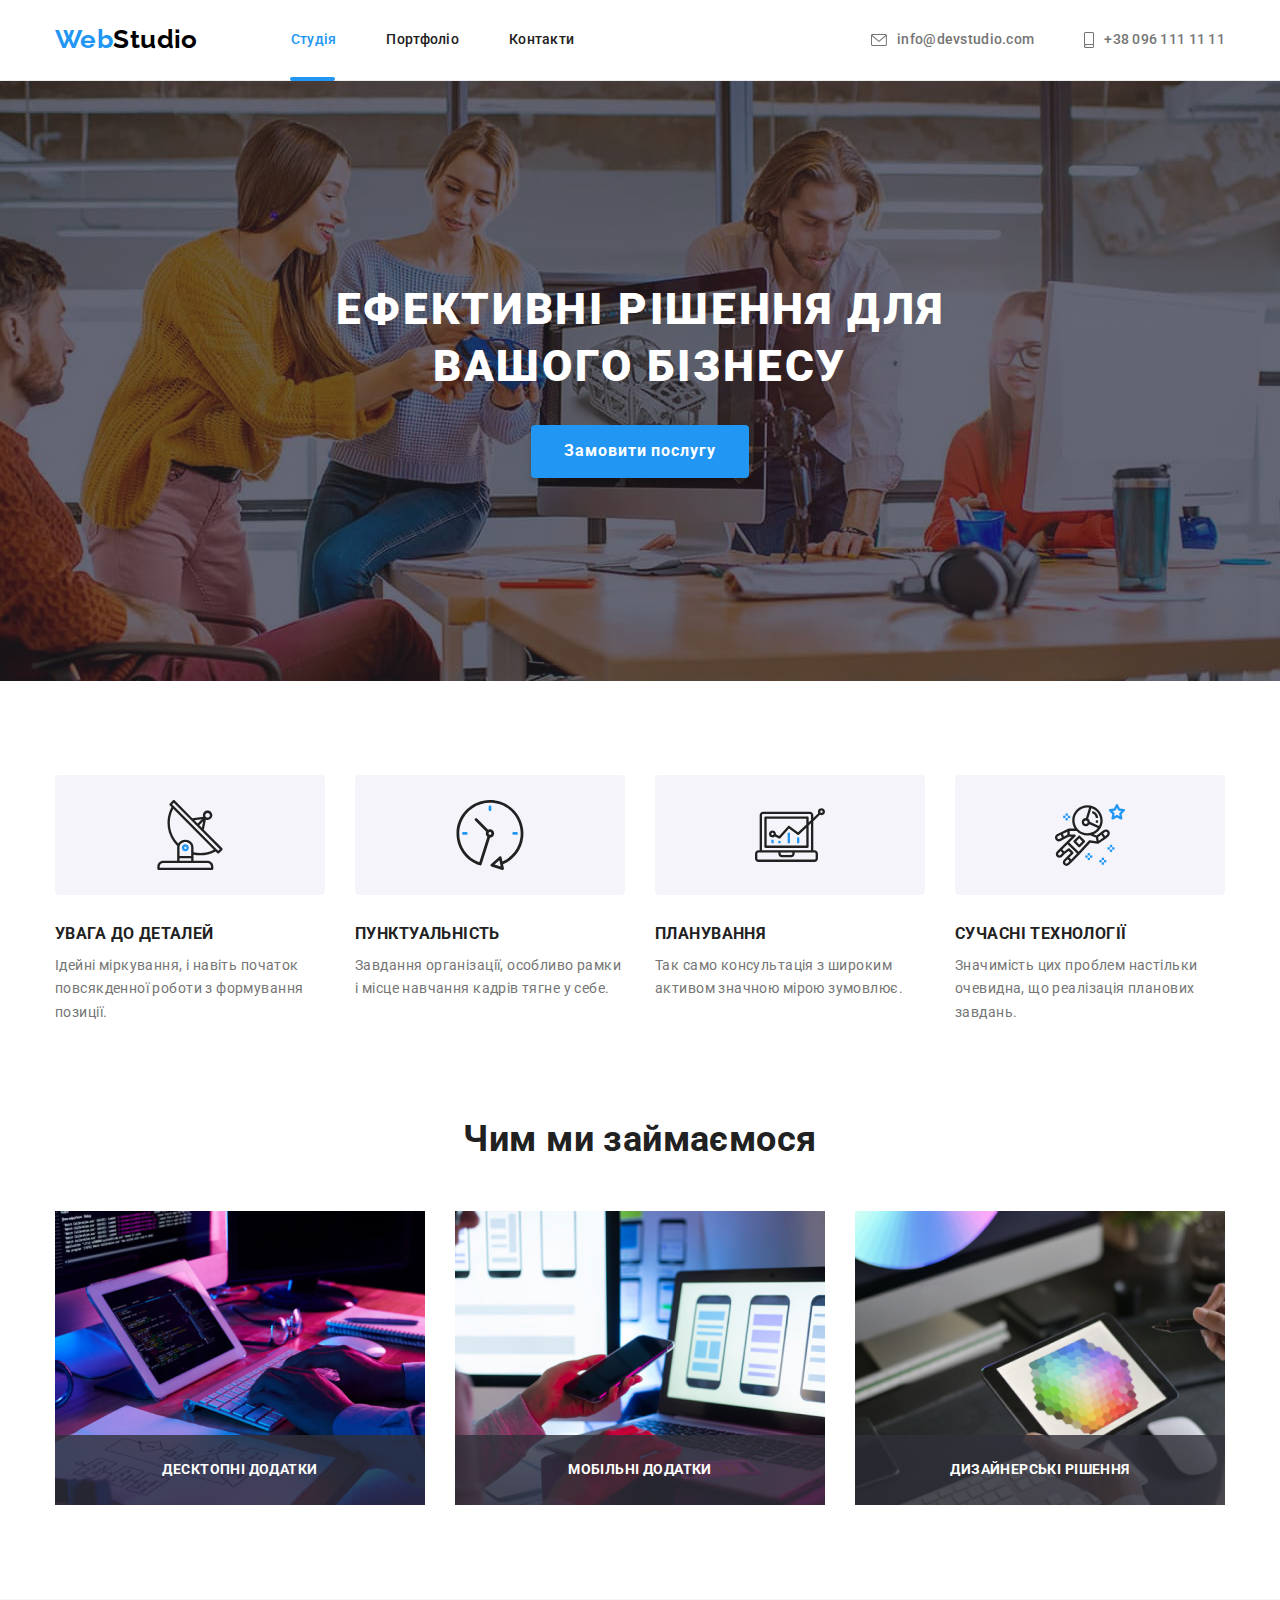
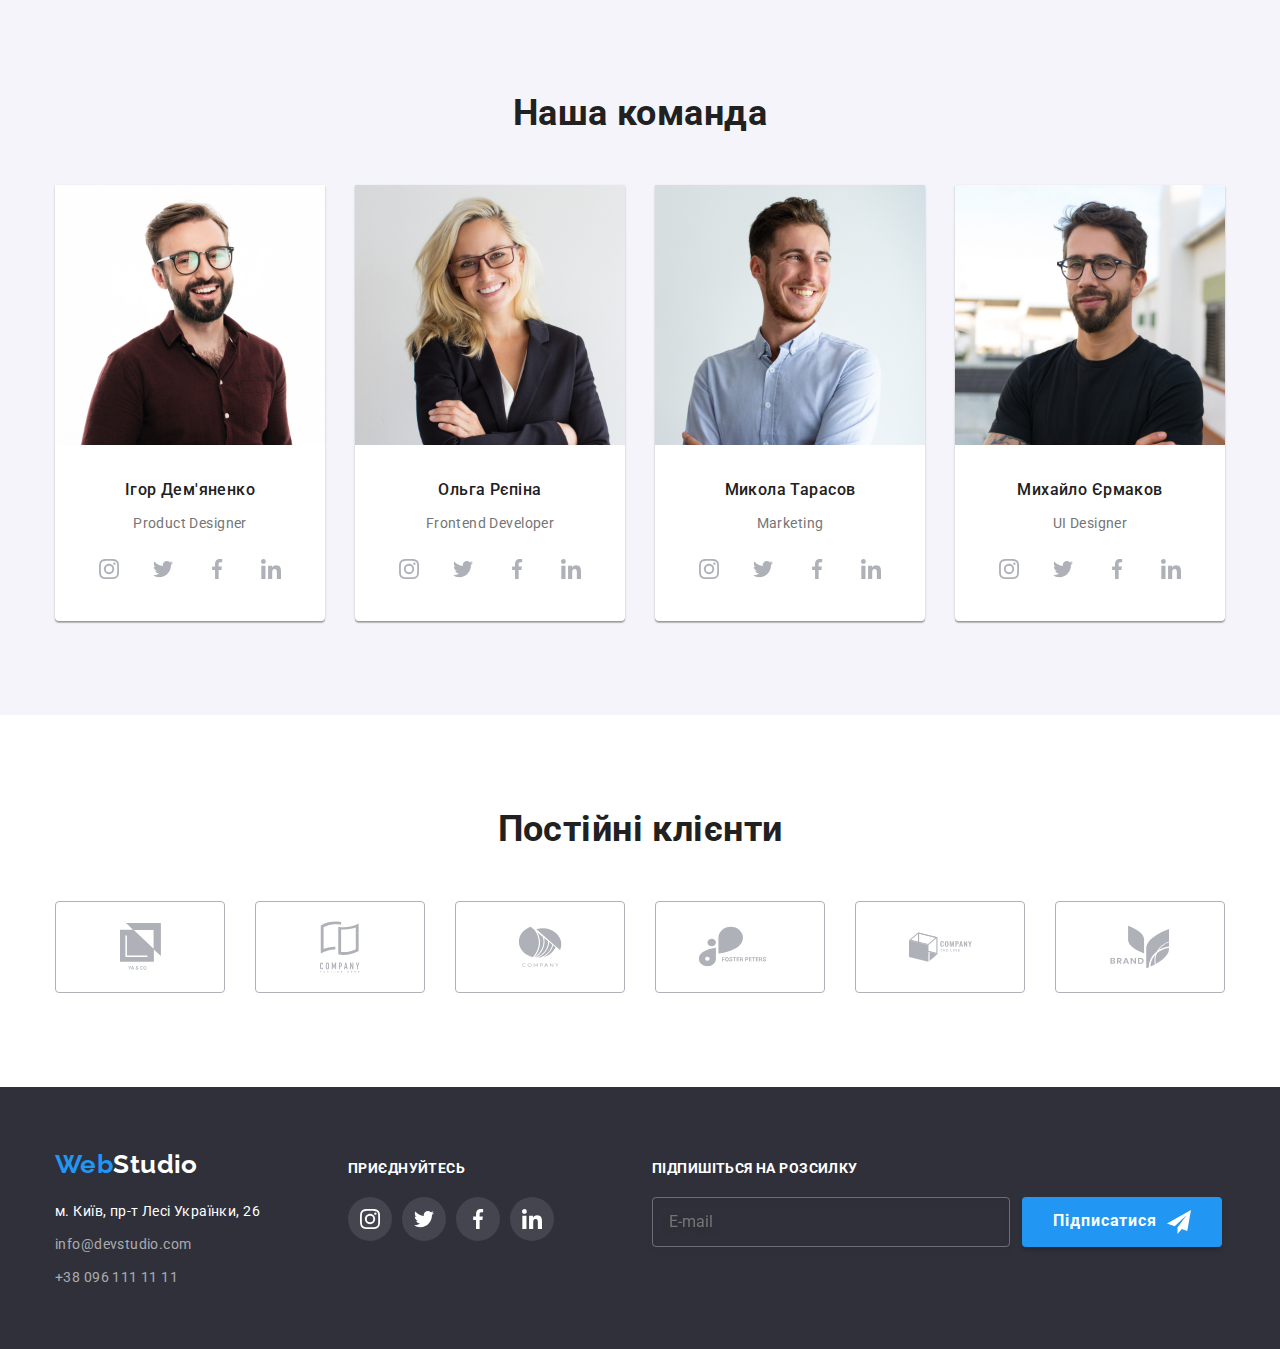
<file: index.html>
<!DOCTYPE html>
<html lang="uk">
  <head>
    <meta charset="UTF-8" />
    <meta http-equiv="X-UA-Compatible" content="IE=edge" />
    <meta name="viewport" content="width=device-width, initial-scale=1.0" />
    <title>Document</title>
    <link
      href="https://fonts.googleapis.com/css2?family=Raleway:wght@700&family=Roboto:wght@400;500;700;900&display=swap"
      rel="stylesheet"
    />
    <link
      rel="stylesheet"
      href="https://cdnjs.cloudflare.com/ajax/libs/modern-normalize/1.1.0/modern-normalize.min.css"
    />
    <link rel="stylesheet" href="./css/styles.css" />
  </head>
  <body class="page">
    <!--Шапка сайту-->
    <header class="header-fon">
      <div class="container main-header">
        <a href="./index.html" class="logo"
          ><span class="logo-web">Web</span>Studio
        </a>
        <nav>
          <ul class="site-nav list">
            <li class="item">
              <a href="./index.html" class="link current">Студія</a>
            </li>
            <li class="item">
              <a href="./portfolio.html" class="link">Портфоліо</a>
            </li>
            <li class="item"><a href="Контакти" class="link">Контакти</a></li>
          </ul>
        </nav>
        <ul class="contacts list">
          <li class="item">
            <a href="mailto:info@devstudio.com" class="contacts-link">
              <svg class="contact-icon" width="16" height="12">
                <use
                  href="./images/icons.svg/symbol-defs.svg#icon-envelope"
                ></use>
              </svg>
              info@devstudio.com</a
            >
          </li>
          <li class="item">
            <a href="tel:+380961111111" class="contacts-link">
              <svg class="contact-icon" width="10" height="16">
                <use
                  href="./images/icons.svg/symbol-defs.svg#icon-smartphone"
                ></use>
              </svg>
              +38 096 111 11 11</a
            >
          </li>
        </ul>
      </div>
    </header>

    <main>
      <!--Герой-->
      <section class="hero hero-fon">
        <h1 class="hero-title">Ефективні рішення для вашого бізнесу</h1>
        <button type="button" class="button primary" data-modal-open>
          Замовити послугу
        </button>
      </section>
      <!--Особливості-->
      <section class="section-features">
        <div class="container">
          <!-- <h2 >Особливості</h2> -->
          <ul class="feature list">
            <li class="item">
              <h3 class="caption list">УВАГА ДО ДЕТАЛЕЙ</h3>
              <p class="text list">
                Ідейні міркування, і навіть початок повсякденної роботи з
                формування позиції.
              </p>
            </li>
            <li class="item">
              <h3 class="caption list">ПУНКТУАЛЬНІСТЬ</h3>
              <p class="text list">
                Завдання організації, особливо рамки і місце навчання кадрів
                тягне у себе.
              </p>
            </li>
            <li class="item">
              <h3 class="caption list">ПЛАНУВАННЯ</h3>
              <p class="text list">
                Так само консультація з широким активом значною мірою зумовлює.
              </p>
            </li>
            <li class="item">
              <h3 class="caption list">СУЧАСНІ ТЕХНОЛОГІЇ</h3>
              <p class="text list">
                Значимість цих проблем настільки очевидна, що реалізація
                планових завдань.
              </p>
            </li>
          </ul>
        </div>
      </section>

      <!--Чим займаємося-->
      <section class="section-img">
        <div class="container">
          <h2 class="heading">Чим ми займаємося</h2>
          <ul class="img list">
            <li class="item">
              <div class="img-wrapper">
                <div class="img-thumb">
                  <img
                    class="img-block"
                    src="./images/box_1.jpg"
                    alt="ПК"
                    width="370"
                  />
                </div>
                <div class="img-box">
                  <p class="img-text">Десктопні додатки</p>
                </div>
              </div>
            </li>
            <li class="item">
              <div class="img-wrapper">
                <div class="img-thumb">
                  <img
                    class="img-block"
                    src="./images/box_2.jpg"
                    alt="Телефон"
                    width="370"
                  />
                </div>
                <div class="img-box">
                  <p class="img-text">Мобільні додатки</p>
                </div>
              </div>
            </li>
            <li class="item">
              <div class="img-wrapper">
                <div class="img-thumb">
                  <img
                    class="img-block"
                    src="./images/box_3.jpg"
                    alt="Планшет"
                    width="370"
                  />
                </div>
                <div class="img-box">
                  <p class="img-text">Дизайнерські рішення</p>
                </div>
              </div>
            </li>
          </ul>
        </div>
      </section>

      <!--Наша команда-->
      <section class="section-teams teams-fon">
        <div class="container">
          <h2 class="heading-teams">Наша команда</h2>
          <ul class="team list">
            <li class="item">
              <img
                class="img-block"
                src="./images/img_1.1.jpg"
                alt="Працівник 1.1"
                width="270"
              />
              <div class="team-wrapper">
                <h3 class="section-title list list">Ігор Дем'яненко</h3>
                <p class="position list">Product Designer</p>
                <ul class="socials list">
                  <li class="socials-item">
                    <a
                      class="socials-link link"
                      href="https://instagram.com"
                      target="_blank"
                      rel="noopener noreferrer"
                      aria-label="Instagram"
                    >
                      <svg class="socials-icon" width="20" height="20">
                        <use
                          href="./images/icons.svg/symbol-defs.svg#icon-instagram-2"
                        ></use>
                      </svg>
                    </a>
                  </li>
                  <li class="socials-item">
                    <a
                      class="socials-link link"
                      href="https://twitter.com"
                      aria-label="Twitter"
                      target="_blank"
                      rel="noopener noreferrer"
                    >
                      <svg class="socials-icon" width="20" height="20">
                        <use
                          href="./images/icons.svg/symbol-defs.svg#icon-twitter-1"
                        ></use>
                      </svg>
                    </a>
                  </li>
                  <li class="socials-item">
                    <a
                      class="socials-link link"
                      href="https://facebook.com"
                      aria-label="Facebook"
                      target="_blank"
                      rel="noopener noreferrer"
                    >
                      <svg class="socials-icon" width="20" height="20">
                        <use
                          href="./images/icons.svg/symbol-defs.svg#icon-facebook-1"
                        ></use>
                      </svg>
                    </a>
                  </li>
                  <li class="socials-item">
                    <a
                      class="socials-link link"
                      href="https://linkedin.com"
                      aria-label="LinkedIn"
                      target="_blank"
                      rel="noopener noreferrer"
                    >
                      <svg class="socials-icon" width="20" height="20">
                        <use
                          href="./images/icons.svg/symbol-defs.svg#icon-linkedin-1"
                        ></use>
                      </svg>
                    </a>
                  </li>
                </ul>
              </div>
            </li>
            <li class="item">
              <img
                class="img-block"
                src="./images/img_1.2.jpg"
                alt="Працівник 1.2"
                width="270"
              />
              <div class="team-wrapper">
                <h3 class="section-title list">Ольга Рєпіна</h3>
                <p class="position list">Frontend Developer</p>
                <ul class="socials list">
                  <li class="socials-item">
                    <a
                      class="socials-link link"
                      href="https://instagram.com"
                      target="_blank"
                      rel="noopener noreferrer"
                      aria-label="Instagram"
                    >
                      <svg class="socials-icon" width="20" height="20">
                        <use
                          href="./images/icons.svg/symbol-defs.svg#icon-instagram-2"
                        ></use>
                      </svg>
                    </a>
                  </li>
                  <li class="socials-item">
                    <a
                      class="socials-link link"
                      href="https://twitter.com"
                      aria-label="Twitter"
                      target="_blank"
                      rel="noopener noreferrer"
                    >
                      <svg class="socials-icon" width="20" height="20">
                        <use
                          href="./images/icons.svg/symbol-defs.svg#icon-twitter-1"
                        ></use>
                      </svg>
                    </a>
                  </li>
                  <li class="socials-item">
                    <a
                      class="socials-link link"
                      href="https://facebook.com"
                      aria-label="Facebook"
                      target="_blank"
                      rel="noopener noreferrer"
                    >
                      <svg class="socials-icon" width="20" height="20">
                        <use
                          href="./images/icons.svg/symbol-defs.svg#icon-facebook-1"
                        ></use>
                      </svg>
                    </a>
                  </li>
                  <li class="socials-item">
                    <a
                      class="socials-link link"
                      href="https://linkedin.com"
                      aria-label="LinkedIn"
                      target="_blank"
                      rel="noopener noreferrer"
                    >
                      <svg class="socials-icon" width="20" height="20">
                        <use
                          href="./images/icons.svg/symbol-defs.svg#icon-linkedin-1"
                        ></use>
                      </svg>
                    </a>
                  </li>
                </ul>
              </div>
            </li>
            <li class="item">
              <img
                class="img-block"
                src="./images/img_1.3.jpg"
                alt="Працівник 1.3"
                width="270"
              />
              <div class="team-wrapper">
                <h3 class="section-title list">Микола Тарасов</h3>
                <p class="position list">Marketing</p>
                <ul class="socials list">
                  <li class="socials-item">
                    <a
                      class="socials-link link"
                      href="https://instagram.com"
                      target="_blank"
                      rel="noopener noreferrer"
                      aria-label="Instagram"
                    >
                      <svg class="socials-icon" width="20" height="20">
                        <use
                          href="./images/icons.svg/symbol-defs.svg#icon-instagram-2"
                        ></use>
                      </svg>
                    </a>
                  </li>
                  <li class="socials-item">
                    <a
                      class="socials-link link"
                      href="https://twitter.com"
                      aria-label="Twitter"
                      target="_blank"
                      rel="noopener noreferrer"
                    >
                      <svg class="socials-icon" width="20" height="20">
                        <use
                          href="./images/icons.svg/symbol-defs.svg#icon-twitter-1"
                        ></use>
                      </svg>
                    </a>
                  </li>
                  <li class="socials-item">
                    <a
                      class="socials-link link"
                      href="https://facebook.com"
                      aria-label="Facebook"
                      target="_blank"
                      rel="noopener noreferrer"
                    >
                      <svg class="socials-icon" width="20" height="20">
                        <use
                          href="./images/icons.svg/symbol-defs.svg#icon-facebook-1"
                        ></use>
                      </svg>
                    </a>
                  </li>
                  <li class="socials-item">
                    <a
                      class="socials-link link"
                      href="https://linkedin.com"
                      aria-label="LinkedIn"
                      target="_blank"
                      rel="noopener noreferrer"
                    >
                      <svg class="socials-icon" width="20" height="20">
                        <use
                          href="./images/icons.svg/symbol-defs.svg#icon-linkedin-1"
                        ></use>
                      </svg>
                    </a>
                  </li>
                </ul>
              </div>
            </li>
            <li class="item">
              <img
                class="img-block"
                src="./images/img_1.4.jpg"
                alt="Працівник 1.4"
                width="270"
              />
              <div class="team-wrapper">
                <h3 class="section-title list">Михайло Єрмаков</h3>
                <p class="position list">UI Designer</p>
                <ul class="socials list">
                  <li class="socials-item">
                    <a
                      class="socials-link link"
                      href="https://instagram.com"
                      target="_blank"
                      rel="noopener noreferrer"
                      aria-label="Instagram"
                    >
                      <svg class="socials-icon" width="20" height="20">
                        <use
                          href="./images/icons.svg/symbol-defs.svg#icon-instagram-2"
                        ></use>
                      </svg>
                    </a>
                  </li>
                  <li class="socials-item">
                    <a
                      class="socials-link link"
                      href="https://twitter.com"
                      aria-label="Twitter"
                      target="_blank"
                      rel="noopener noreferrer"
                    >
                      <svg class="socials-icon" width="20" height="20">
                        <use
                          href="./images/icons.svg/symbol-defs.svg#icon-twitter-1"
                        ></use>
                      </svg>
                    </a>
                  </li>
                  <li class="socials-item">
                    <a
                      class="socials-link link"
                      href="https://facebook.com"
                      aria-label="Facebook"
                      target="_blank"
                      rel="noopener noreferrer"
                    >
                      <svg class="socials-icon" width="20" height="20">
                        <use
                          href="./images/icons.svg/symbol-defs.svg#icon-facebook-1"
                        ></use>
                      </svg>
                    </a>
                  </li>
                  <li class="socials-item">
                    <a
                      class="socials-link link"
                      href="https://linkedin.com"
                      aria-label="LinkedIn"
                      target="_blank"
                      rel="noopener noreferrer"
                    >
                      <svg class="socials-icon" width="20" height="20">
                        <use
                          href="./images/icons.svg/symbol-defs.svg#icon-linkedin-1"
                        ></use>
                      </svg>
                    </a>
                  </li>
                </ul>
              </div>
            </li>
          </ul>
        </div>
      </section>

      <!-- Постійні клієнти -->
      <section class="section-clients">
        <div class="container clients-list">
          <h2 class="clients-title list">Постійні клієнти</h2>

          <ul class="clients list">
            <li class="clients-item">
              <a href="YA&CO" class="clients-link">
                <svg class="client-icon" width="41" height="47">
                  <use
                    href="./images/icons.svg/icons-client.svg#icon-group"
                  ></use>
                </svg>
              </a>
            </li>
            <li class="clients-item">
              <a href="tagline-here" class="clients-link">
                <svg class="client-icon" width="40" height="52">
                  <use
                    href="./images/icons.svg/icons-client.svg#icon-group-1"
                  ></use>
                </svg>
              </a>
            </li>
            <li class="clients-item">
              <a href="company" class="clients-link">
                <svg class="client-icon" width="44" height="41">
                  <use
                    href="./images/icons.svg/icons-client.svg#icon-group-2"
                  ></use>
                </svg>
              </a>
            </li>
            <li class="clients-item">
              <a href="foster-peters" class="clients-link">
                <svg class="client-icon" width="85" height="41">
                  <use
                    href="./images/icons.svg/icons-client.svg#icon-group-3"
                  ></use>
                </svg>
              </a>
            </li>
            <li class="clients-item">
              <a href="brand" class="clients-link">
                <svg class="client-icon" width="63" height="46">
                  <use
                    href="./images/icons.svg/icons-client.svg#icon-group-5"
                  ></use>
                </svg>
              </a>
            </li>
            <li class="clients-item">
              <a href="tag-line" class="clients-link">
                <svg class="client-icon" width="94" height="44">
                  <use
                    href="./images/icons.svg/icons-client.svg#icon-group-4"
                  ></use>
                </svg>
              </a>
            </li>
          </ul>
        </div>
      </section>
    </main>

    <!--Підвал-->
    <footer class="secondary-fon fon-footer">
      <div class="container footer-gap">
        <div class="address-block">
          <address class="address-section">
            <a href="./index.html" class="logo-footer">
              <span class="logo-web">Web</span
              ><span class="logo-studio">Studio</span></a
            >
            <ul class="address list">
              <li class="address-footer">
                <a
                  href="https://goo.gl/maps/xdq6qMtQnzbRyL9W6"
                  class="address link"
                  target="_blank"
                  rel="noopener noreferrer"
                  >м. Київ, пр-т Лесі Українки, 26</a
                >
              </li>
              <li class="contacts-footer">
                <a href="mailto:info@devstudio.com" class="link"
                  >info@devstudio.com</a
                >
              </li>
              <li class="contacts-footer">
                <a href="tel:+380961111111" class="link">+38 096 111 11 11</a>
              </li>
            </ul>
          </address>
        </div>

        <div class="join-block">
          <p class="join-title">приєднуйтесь</p>
          <ul class="join list">
            <li class="join-item">
              <a
                class="join-link"
                href="https://instagram.com"
                target="_blank"
                rel="noopener noreferrer"
                aria-label="Instagram"
              >
                <svg class="join-icon" width="20" height="20">
                  <use
                    href="./images/icons.svg/symbol-defs.svg#icon-instagram-2"
                  ></use>
                </svg>
              </a>
            </li>
            <li class="join-item">
              <a
                class="join-link"
                href="https://twitter.com"
                aria-label="Twitter"
                target="_blank"
                rel="noopener noreferrer"
              >
                <svg class="join-icon" width="20" height="20">
                  <use
                    href="./images/icons.svg/symbol-defs.svg#icon-twitter-1"
                  ></use>
                </svg>
              </a>
            </li>
            <li class="join-item">
              <a
                class="join-link"
                href="https://facebook.com"
                aria-label="Facebook"
                target="_blank"
                rel="noopener noreferrer"
              >
                <svg class="join-icon" width="20" height="20">
                  <use
                    href="./images/icons.svg/symbol-defs.svg#icon-facebook-1"
                  ></use>
                </svg>
              </a>
            </li>
            <li class="join-item">
              <a
                class="join-link"
                href="https://linkedin.com"
                aria-label="LinkedIn"
                target="_blank"
                rel="noopener noreferrer"
              >
                <svg class="join-icon" width="20" height="20">
                  <use
                    href="./images/icons.svg/symbol-defs.svg#icon-linkedin-1"
                  ></use>
                </svg>
              </a>
            </li>
          </ul>
        </div>

        <div class="subscription-block">
          <p class="subscription-header">Підпишіться на розсилку</p>
          <div class="subscription-title">
            <input
              class="subscription-input"
              type="email"
              name="subscription-email"
              placeholder="E-mail"
            />
            <button class="subscription-btn" type="button">
              Підписатися
              <svg class="subscription-icon" width="24" height="24">
                <use
                  href="./images/icons.svg/icon-send-telegram.svg#icon-icon-send-telegram"
                ></use>
              </svg>
            </button>
          </div>
        </div>
      </div>
    </footer>

    <!-- Модальне вікно -->
    <div class="backdrop is-hidden" data-modal>
      <div class="modal">
        <button class="modal-btn" type="button" data-modal-close>
          <svg class="modal-btn-icon" width="30" height="30">
            <use
              href="./images/modal.icon/close.svg.svg#icon-close-black-18dp-2-1"
            ></use>
          </svg>
        </button>
        <form name="client-form" class="modal-form-group">
          <p class="modal__header list"> 
            Залиште свої данні, ми вам передзвонимо
          </p>

          <label class="modal-form"></label>
          <span class="form-name">Ім'я</span>
          <div class="input-wrap">
            <input type="text" class="form-input" name="user_name" />
            <svg width="18" height="18" class="input-icon">
              <use
                href="./images/modal.icon/modal-symbol.svg#icon-person-black-18dp-1"
              ></use>
            </svg>
          </div>

          <label class="modal-form"></label>
          <span class="form-name">Телефон</span>
          <div class="input-wrap">
            <input type="tel" class="form-input" name="user_phone" />
            <svg width="18" height="18" class="input-icon">
              <use
                href="./images/modal.icon/modal-symbol.svg#icon-phone-black-18dp-1"
              ></use>
            </svg>
          </div>

          <label class="modal-form"></label>
          <span class="form-name">Пошта</span>
          <div class="input-wrap">
            <input type="email" class="form-input" name="user_email" />
            <svg width="18" height="18" class="input-icon">
              <use
                href="./images/modal.icon/modal-symbol.svg#icon-email-black-18dp-1"
              ></use>
            </svg>
          </div>

          <label class="modal-form"></label>
          <span class="form-name">Коментар</span>
          <div class="input-wrap">
            <textarea
              class="form-feedback"
              name="user_feedback"
              rows="10"
              placeholder="Введіть текст"
            ></textarea>
          </div>
          <label class="modal-agreement">
            <input
              type="checkbox"
              class="checkbox hidden"
              value="accept-policy"
              name="user-agreement"
            />
            <svg class="checkbox-icon" width="16" height="15">
              <use
                class="icon-uncheck"
                href="./images/modal.icon/modal-symbol.svg#icon-Vector"
              ></use>
              <use
                class="icon-check"
                href="./images/modal.icon/icon-check.svg#icon-icon-check"
              ></use>
            </svg>
            <span class="agreement-text">
              Погоджуюся з розсилкою та приймаю
              <a href="-" class="agreement-text-link">Умови договору</a>
            </span>
          </label>
        </form>
        <button class="modal-submit-btn" type="submit">Відправити</button>
      </div>
    </div>

    <script src="./modal.js"></script>
  </body>
</html>
</file>
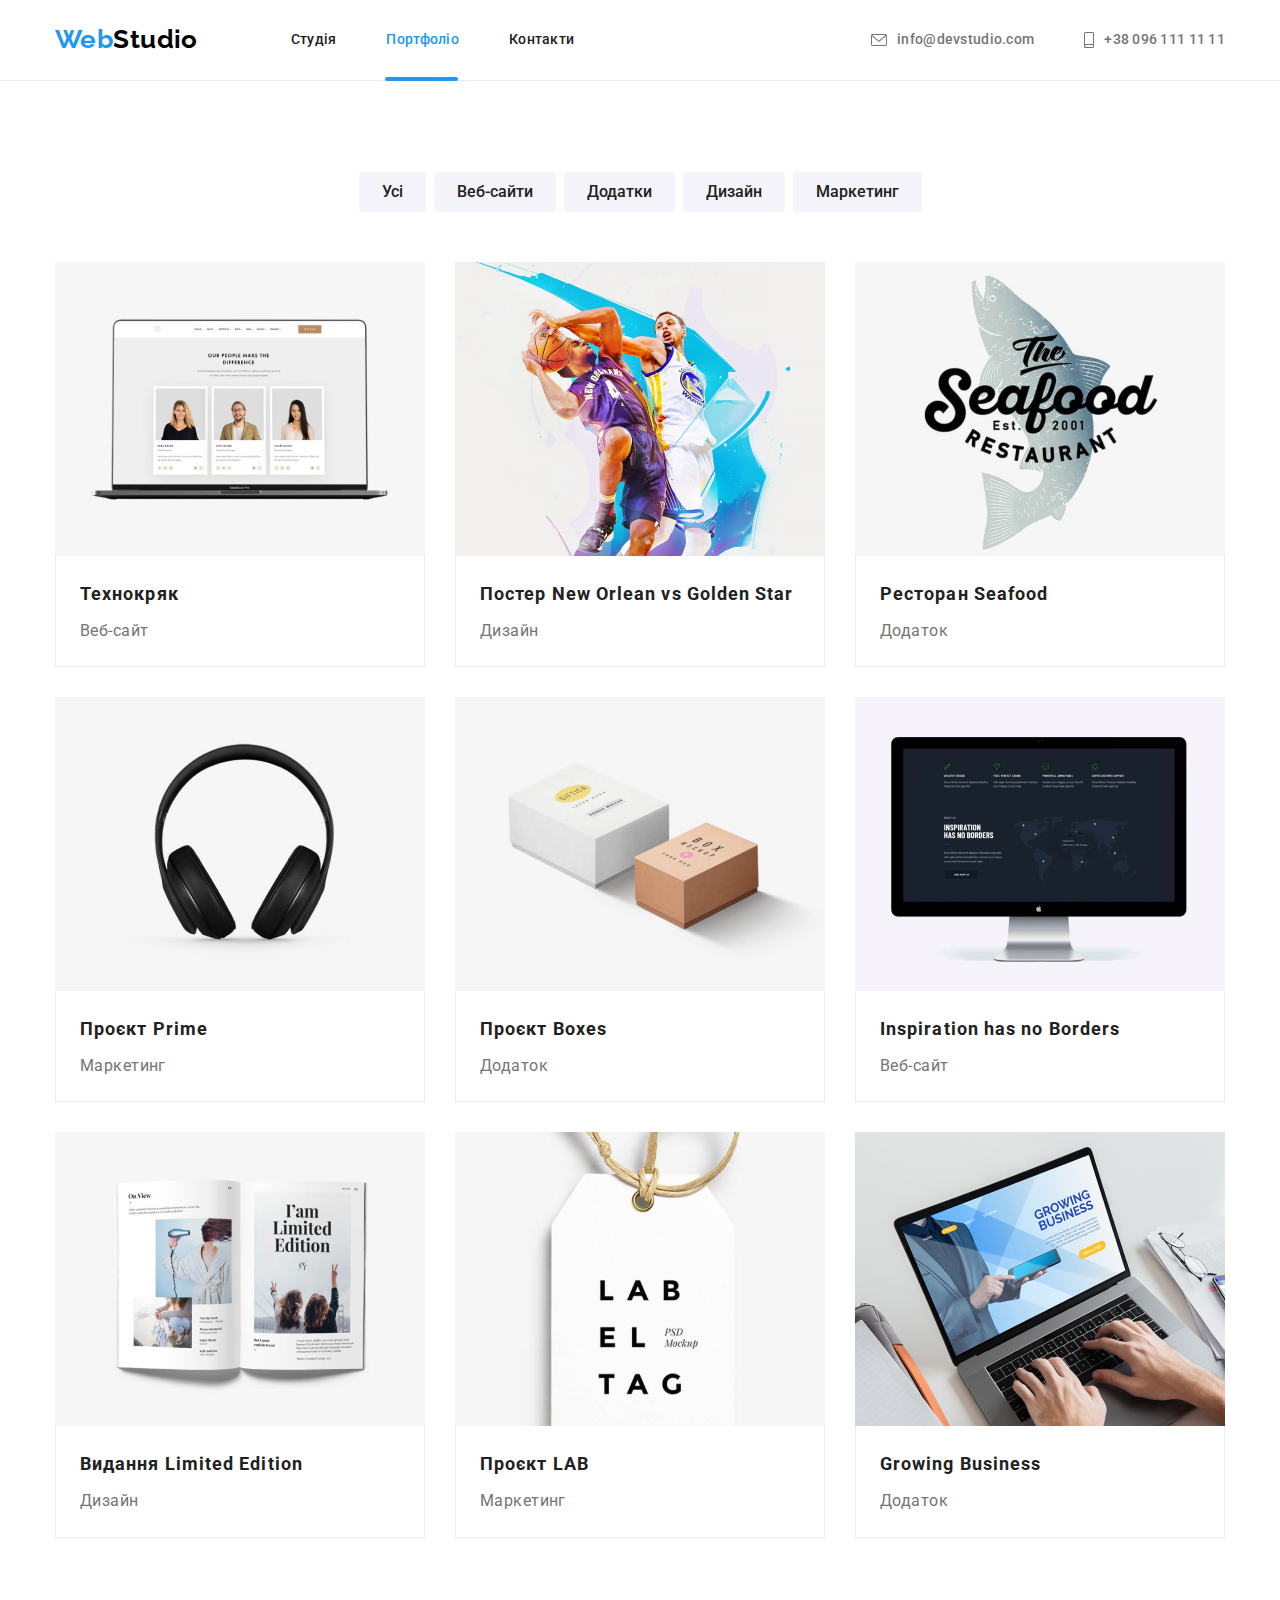
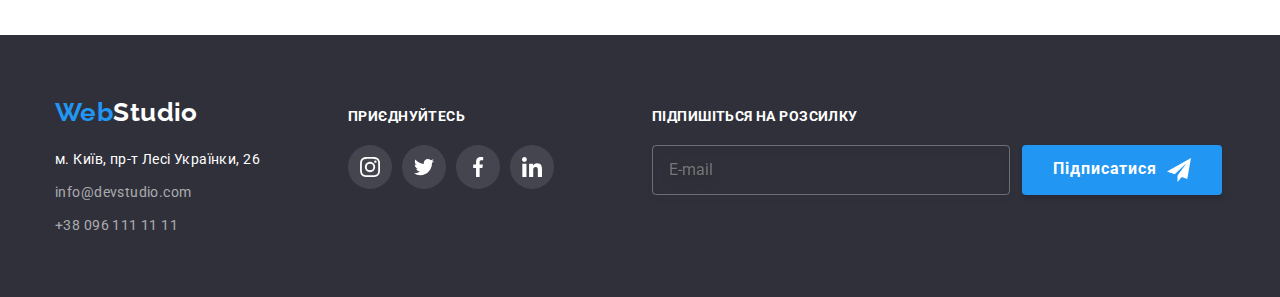
<file: portfolio.html>
<!DOCTYPE html>
<html lang="uk">
  <head>
    <meta charset="UTF-8" />
    <meta http-equiv="X-UA-Compatible" content="IE=edge" />
    <meta name="viewport" content="width=device-width, initial-scale=1.0" />
    <title>Document</title>
    <link
      href="https://fonts.googleapis.com/css2?family=Raleway:wght@700&family=Roboto:wght@400;500;700;900&display=swap"
      rel="stylesheet"
    />
    <link
      rel="stylesheet"
      href="https://cdnjs.cloudflare.com/ajax/libs/modern-normalize/1.1.0/modern-normalize.min.css"
    />
    <link rel="stylesheet" href="./css/styles.css" />
  </head>
  <body class="page">
    <!--Шапка сайту-->
    <header class="header-fon">
      <div class="container main-header">
        <a href="./index.html" class="logo"
          ><span class="logo-web">Web</span>Studio
        </a>
        <nav>
          <ul class="site-nav list">
            <li class="item"><a href="./index.html" class="link">Студія</a></li>
            <li class="item">
              <a href="./portfolio.html" class="link current">Портфоліо</a>
            </li>
            <li class="item"><a href="Контакти" class="link">Контакти</a></li>
          </ul>
        </nav>
        <ul class="contacts list">
          <li class="item">
            <a href="mailto:info@devstudio.com" class="contacts-link">
              <svg class="contact-icon" width="16" height="12">
                <use
                  href="./images/icons.svg/symbol-defs.svg#icon-envelope"
                ></use>
              </svg>
              info@devstudio.com</a
            >
          </li>
          <li class="item">
            <a href="tel:+380961111111" class="contacts-link">
              <svg class="contact-icon" width="10" height="16">
                <use
                  href="./images/icons.svg/symbol-defs.svg#icon-smartphone"
                ></use>
              </svg>
              +38 096 111 11 11</a
            >
          </li>
        </ul>
      </div>
    </header>

    <main>
      <!--Портфоліо-->
      <!-- <h1> Портфоліо </h1> -->
      <section class="section padding">
        <div class="container">
          <div class="main-navigation">
            <ul class="navigation list">
              <li class="item">
                <button type="button" class="portfolio-nav current">Усі</button>
              </li>
              <li class="item">
                <button type="button" class="portfolio-nav">Веб-сайти</button>
              </li>
              <li class="item">
                <button type="button" class="portfolio-nav">Додатки</button>
              </li>
              <li class="item">
                <button type="button" class="portfolio-nav">Дизайн</button>
              </li>
              <li class="item">
                <button type="button" class="portfolio-nav">Маркетинг</button>
              </li>
            </ul>
          </div>

          <ul class="portfolio-project list">
            <li class="item">
              <a href="Технокряк" class="portfolio-link">
                <div class="portfolio-thumb">
                  <img
                    class="img-block"
                    src="./images/prtf1.jpg"
                    alt="Технокряк"
                    width="370"
                  />
                  <div class="portfolio-overlay">
                    <p class="portfolio-text list">
                      Ресурс пропонує комплексні пропозиції з різним рівнем
                      функціоналу та сервісів. Все це дозволить відвідувачу
                      отримати вичерпні відомості про компанію чи приватну
                      особу.
                    </p>
                  </div>
                </div>
                <div class="portfolio-border">
                  <h2 class="desc list">Технокряк</h2>
                  <p class="link-branch list">Веб-сайт</p>
                </div>
              </a>
            </li>
            <li class="item">
              <a href="Постер" class="portfolio-link">
                <img
                  class="img-block"
                  src="./images/prtf2.jpg"
                  alt="Постер"
                  width="370"
                />
                <div class="portfolio-border">
                  <h2 class="desc list">Постер New Orlean vs Golden Star</h2>
                  <p class="link-branch list">Дизайн</p>
                </div>
              </a>
            </li>
            <li class="item">
              <a href="Ресторан" class="portfolio-link">
                <img
                  class="img-block"
                  src="./images/prtf3.jpg"
                  alt="Ресторан"
                  width="370"
                />
                <div class="portfolio-border">
                  <h2 class="desc list">Ресторан Seafood</h2>
                  <p class="link-branch list">Додаток</p>
                </div>
              </a>
            </li>
            <li class="item">
              <a href="Проєкт-P" class="portfolio-link">
                <img
                  class="img-block"
                  src="./images/prtf4.jpg"
                  alt="Проєкт P"
                  width="370"
                />
                <div class="portfolio-border">
                  <h2 class="desc list">Проєкт Prime</h2>
                  <p class="link-branch list">Маркетинг</p>
                </div>
              </a>
            </li>
            <li class="item">
              <a href="Проєкт-B" class="portfolio-link">
                <img
                  class="img-block"
                  src="./images/prtf5.jpg"
                  alt="Проєкт B"
                  width="370"
                />
                <div class="portfolio-border">
                  <h2 class="desc list">Проєкт Boxes</h2>
                  <p class="link-branch list">Додаток</p>
                </div>
              </a>
            </li>
            <li class="item">
              <a href="ПК" class="portfolio-link">
                <img
                  class="img-block"
                  src="./images/prtf6.jpg"
                  alt="ПК"
                  width="370"
                />
                <div class="portfolio-border">
                  <h2 class="desc list">Inspiration has no Borders</h2>
                  <p class="link-branch list">Веб-сайт</p>
                </div>
              </a>
            </li>
            <li class="item">
              <a href="Видання" class="portfolio-link">
                <img
                  class="img-block"
                  src="./images/prtf7.jpg"
                  alt="Видання"
                  width="370"
                />
                <div class="portfolio-border">
                  <h2 class="desc list">Видання Limited Edition</h2>
                  <p class="link-branch list">Дизайн</p>
                </div>
              </a>
            </li>
            <li class="item">
              <a href="Проєкт-LAB" class="portfolio-link">
                <img
                  class="img-block"
                  src="./images/prtf8.jpg"
                  alt="Проєкт LAB"
                  width="370"
                />
                <div class="portfolio-border">
                  <h2 class="desc list">Проєкт LAB</h2>
                  <p class="link-branch list">Маркетинг</p>
                </div>
              </a>
            </li>
            <li class="item">
              <a href="Ноут" class="portfolio-link">
                <img
                  class="img-block"
                  src="./images/prtf9.jpg"
                  alt="Ноут"
                  width="370"
                />
                <div class="portfolio-border">
                  <h2 class="desc list">Growing Business</h2>
                  <p class="link-branch list">Додаток</p>
                </div>
              </a>
            </li>
          </ul>
        </div>
      </section>
    </main>

    <!--Підвал-->
    <footer class="secondary-fon fon-footer">
      <div class="container footer-gap">
        <div class="address-block">
          <address class="address-section">
            <a href="./index.html" class="logo-footer">
              <span class="logo-web">Web</span
              ><span class="logo-studio">Studio</span></a
            >
            <ul class="address list">
              <li class="address-footer">
                <a
                  href="https://goo.gl/maps/xdq6qMtQnzbRyL9W6"
                  class="address link"
                  target="_blank"
                  rel="noopener noreferrer"
                  >м. Київ, пр-т Лесі Українки, 26</a
                >
              </li>
              <li class="contacts-footer">
                <a href="mailto:info@devstudio.com" class="link"
                  >info@devstudio.com</a
                >
              </li>
              <li class="contacts-footer">
                <a href="tel:+380961111111" class="link">+38 096 111 11 11</a>
              </li>
            </ul>
          </address>
        </div>

        <div class="join-block">
          <h2 class="join-title">приєднуйтесь</h2>

          <ul class="join list">
            <li class="join-item">
              <a
                class="join-link"
                href="https://instagram.com"
                target="_blank"
                rel="noopener noreferrer"
                aria-label="Instagram"
              >
                <svg class="join-icon" width="20" height="20">
                  <use
                    href="./images/icons.svg/symbol-defs.svg#icon-instagram-2"
                  ></use>
                </svg>
              </a>
            </li>
            <li class="join-item">
              <a
                class="join-link"
                href="https://twitter.com"
                aria-label="Twitter"
                target="_blank"
                rel="noopener noreferrer"
              >
                <svg class="join-icon" width="20" height="20">
                  <use
                    href="./images/icons.svg/symbol-defs.svg#icon-twitter-1"
                  ></use>
                </svg>
              </a>
            </li>
            <li class="join-item">
              <a
                class="join-link"
                href="https://facebook.com"
                aria-label="Facebook"
                target="_blank"
                rel="noopener noreferrer"
              >
                <svg class="join-icon" width="20" height="20">
                  <use
                    href="./images/icons.svg/symbol-defs.svg#icon-facebook-1"
                  ></use>
                </svg>
              </a>
            </li>
            <li class="join-item">
              <a
                class="join-link"
                href="https://linkedin.com"
                aria-label="LinkedIn"
                target="_blank"
                rel="noopener noreferrer"
              >
                <svg class="join-icon" width="20" height="20">
                  <use
                    href="./images/icons.svg/symbol-defs.svg#icon-linkedin-1"
                  ></use>
                </svg>
              </a>
            </li>
          </ul>
        </div>
        
        <div class="subscription-block">
          <p class="subscription-header">Підпишіться на розсилку</p>
          <div class="subscription-title">
            <input class="subscription-input" type="email" name="subscription-email" placeholder="E-mail">
            <button class="subscription-btn" type="button">Підписатися
              <svg class="subscription-icon" width="24" height="24">
                <use href="./images/icons.svg/icon-send-telegram.svg#icon-icon-send-telegram"></use>
              </svg>
            </button>
          </div>
        </div>
      </div>
    </footer>
  </body>
</html>
</file>
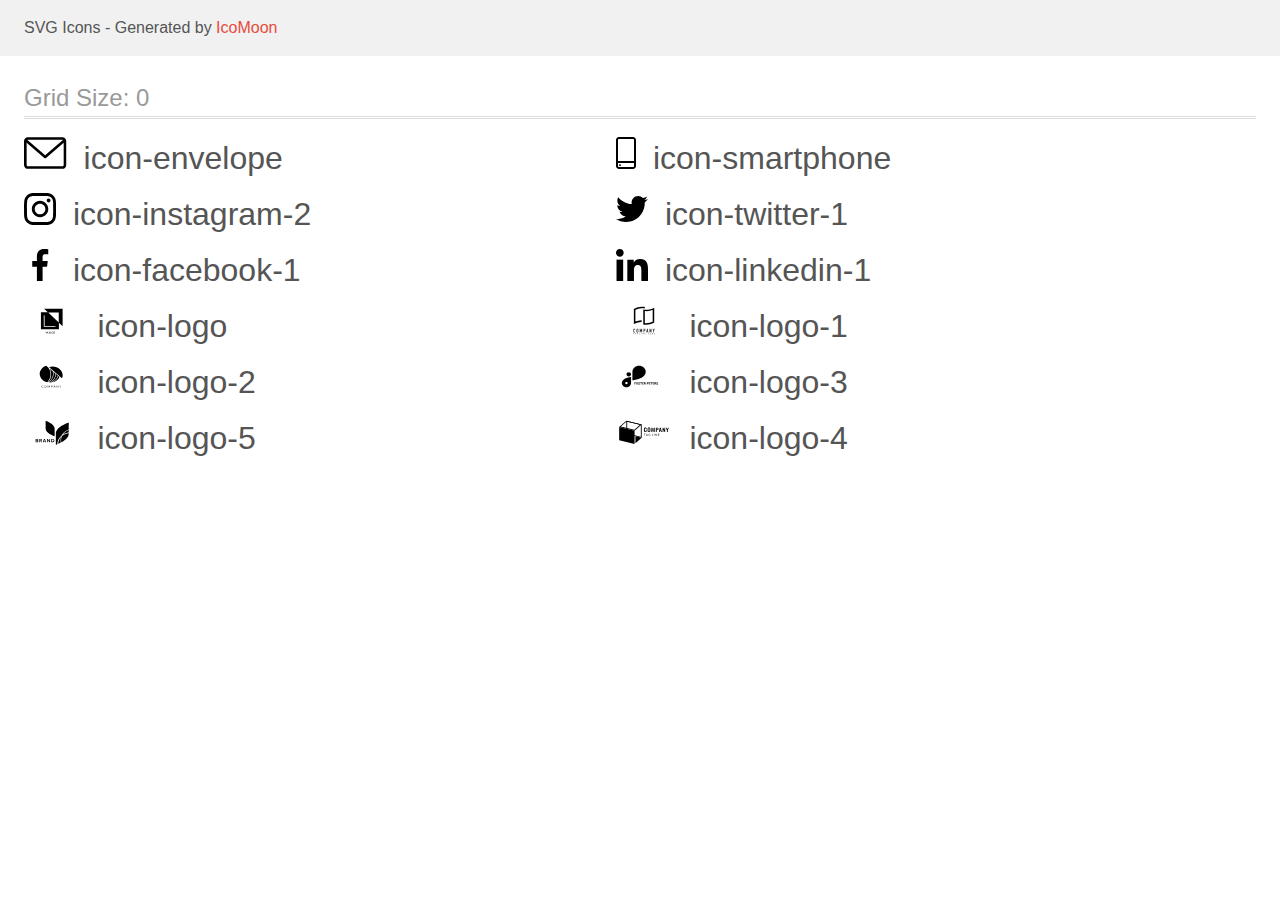
<file: images/svg icons/icomoon/demo.html>
<!doctype html>
<html>
<head>
    <title>IcoMoon - SVG Icons</title>
    <meta charset="utf-8">
    <meta name="viewport" content="width=device-width, initial-scale=1">
    <link rel="stylesheet" href="demo-files/demo.css">
    <link rel="stylesheet" href="style.css">
</head>
<body>
<svg aria-hidden="true" style="position: absolute; width: 0; height: 0; overflow: hidden;" version="1.1" xmlns="http://www.w3.org/2000/svg" xmlns:xlink="http://www.w3.org/1999/xlink">
<defs>
<symbol id="icon-envelope" viewBox="0 0 43 32">
<path d="M38.667 0h-34.667c-2.206 0-4 1.794-4 4v24c0 2.206 1.794 4 4 4h34.667c2.206 0 4-1.794 4-4v-24c0-2.206-1.794-4-4-4zM38.667 2.667c0.181 0 0.353 0.038 0.511 0.103l-17.844 15.466-17.844-15.466c0.158-0.066 0.33-0.103 0.511-0.103h34.667zM38.667 29.333h-34.667c-0.736 0-1.333-0.598-1.333-1.333v-22.413l17.793 15.421c0.251 0.217 0.563 0.326 0.874 0.326s0.622-0.108 0.874-0.326l17.793-15.421v22.413c0 0.736-0.598 1.333-1.333 1.333z"></path>
</symbol>
<symbol id="icon-smartphone" viewBox="0 0 20 32">
<path d="M17 0h-14c-1.654 0-3 1.346-3 3v26c0 1.654 1.346 3 3 3h14c1.654 0 3-1.346 3-3v-26c0-1.654-1.346-3-3-3zM3 2h14c0.552 0 1 0.448 1 1v21h-16v-21c0-0.552 0.448-1 1-1zM17 30h-14c-0.552 0-1-0.448-1-1v-3h16v3c0 0.552-0.448 1-1 1z"></path>
<path d="M4.707 27.478c0.391 0.365 0.391 0.956 0 1.321s-1.024 0.365-1.414 0c-0.391-0.365-0.391-0.956 0-1.321s1.024-0.365 1.414 0z"></path>
</symbol>
<symbol id="icon-instagram-2" viewBox="0 0 32 32">
<path d="M31.969 9.408c-0.075-1.7-0.35-2.869-0.744-3.882-0.406-1.075-1.032-2.038-1.851-2.838-0.8-0.813-1.769-1.444-2.832-1.844-1.019-0.394-2.182-0.669-3.882-0.744-1.713-0.081-2.257-0.1-6.601-0.1s-4.888 0.019-6.595 0.094c-1.7 0.075-2.869 0.35-3.882 0.744-1.075 0.406-2.038 1.031-2.838 1.85-0.813 0.8-1.444 1.769-1.844 2.832-0.394 1.019-0.669 2.182-0.744 3.882-0.081 1.713-0.1 2.257-0.1 6.601s0.019 4.888 0.094 6.595c0.075 1.7 0.35 2.869 0.744 3.882 0.406 1.075 1.038 2.038 1.85 2.838 0.8 0.813 1.769 1.444 2.832 1.844 1.019 0.394 2.182 0.669 3.882 0.744 1.706 0.075 2.25 0.094 6.595 0.094s4.888-0.019 6.595-0.094c1.7-0.075 2.869-0.35 3.882-0.744 2.151-0.832 3.851-2.532 4.682-4.682 0.394-1.019 0.669-2.182 0.744-3.882 0.075-1.707 0.094-2.251 0.094-6.595s-0.006-4.888-0.081-6.595zM29.087 22.473c-0.069 1.563-0.331 2.407-0.55 2.969-0.538 1.394-1.644 2.5-3.038 3.038-0.563 0.219-1.413 0.481-2.969 0.55-1.688 0.075-2.194 0.094-6.464 0.094s-4.782-0.019-6.464-0.094c-1.563-0.069-2.407-0.331-2.969-0.55-0.694-0.256-1.325-0.663-1.838-1.194-0.531-0.519-0.938-1.144-1.194-1.838-0.219-0.563-0.481-1.413-0.55-2.969-0.075-1.688-0.094-2.194-0.094-6.464s0.019-4.782 0.094-6.464c0.069-1.563 0.331-2.407 0.55-2.969 0.256-0.694 0.663-1.325 1.2-1.838 0.519-0.531 1.144-0.938 1.838-1.194 0.563-0.219 1.413-0.481 2.969-0.55 1.688-0.075 2.194-0.094 6.464-0.094 4.276 0 4.782 0.019 6.464 0.094 1.563 0.069 2.407 0.331 2.969 0.55 0.694 0.256 1.325 0.662 1.838 1.194 0.531 0.519 0.938 1.144 1.194 1.838 0.219 0.563 0.481 1.413 0.55 2.969 0.075 1.688 0.094 2.194 0.094 6.464s-0.019 4.77-0.094 6.458z"></path>
<path d="M16.059 7.783c-4.538 0-8.22 3.682-8.22 8.22s3.682 8.22 8.22 8.22c4.539 0 8.22-3.682 8.22-8.22s-3.682-8.22-8.22-8.22zM16.059 21.335c-2.944 0-5.332-2.388-5.332-5.332s2.388-5.332 5.332-5.332c2.944 0 5.332 2.388 5.332 5.332s-2.388 5.332-5.332 5.332v0z"></path>
<path d="M26.524 7.458c0 1.060-0.859 1.919-1.919 1.919s-1.919-0.859-1.919-1.919c0-1.060 0.859-1.919 1.919-1.919s1.919 0.859 1.919 1.919v0z"></path>
</symbol>
<symbol id="icon-twitter-1" viewBox="0 0 32 32">
<path d="M32 6.078c-1.19 0.522-2.458 0.868-3.78 1.036 1.36-0.812 2.398-2.088 2.886-3.626-1.268 0.756-2.668 1.29-4.16 1.588-1.204-1.282-2.92-2.076-4.792-2.076-3.632 0-6.556 2.948-6.556 6.562 0 0.52 0.044 1.020 0.152 1.496-5.454-0.266-10.28-2.88-13.522-6.862-0.566 0.982-0.898 2.106-0.898 3.316 0 2.272 1.17 4.286 2.914 5.452-1.054-0.020-2.088-0.326-2.964-0.808 0 0.020 0 0.046 0 0.072 0 3.188 2.274 5.836 5.256 6.446-0.534 0.146-1.116 0.216-1.72 0.216-0.42 0-0.844-0.024-1.242-0.112 0.85 2.598 3.262 4.508 6.13 4.57-2.232 1.746-5.066 2.798-8.134 2.798-0.538 0-1.054-0.024-1.57-0.090 2.906 1.874 6.35 2.944 10.064 2.944 12.072 0 18.672-10 18.672-18.668 0-0.29-0.010-0.57-0.024-0.848 1.302-0.924 2.396-2.078 3.288-3.406z"></path>
</symbol>
<symbol id="icon-facebook-1" viewBox="0 0 32 32">
<path d="M21.329 5.313h2.921v-5.088c-0.504-0.069-2.237-0.225-4.256-0.225-4.212 0-7.097 2.649-7.097 7.519v4.481h-4.648v5.688h4.648v14.312h5.699v-14.311h4.46l0.708-5.688h-5.169v-3.919c0.001-1.644 0.444-2.769 2.735-2.769v0z"></path>
</symbol>
<symbol id="icon-linkedin-1" viewBox="0 0 32 32">
<path d="M31.992 32v-0.001h0.008v-11.736c0-5.741-1.236-10.164-7.948-10.164-3.227 0-5.392 1.771-6.276 3.449h-0.093v-2.913h-6.364v21.364h6.627v-10.579c0-2.785 0.528-5.479 3.977-5.479 3.399 0 3.449 3.179 3.449 5.657v10.401h6.62z"></path>
<path d="M0.528 10.636h6.635v21.364h-6.635v-21.364z"></path>
<path d="M3.843 0c-2.121 0-3.843 1.721-3.843 3.843s1.721 3.879 3.843 3.879c2.121 0 3.843-1.757 3.843-3.879-0.001-2.121-1.723-3.843-3.843-3.843v0z"></path>
</symbol>
<symbol id="icon-logo" viewBox="0 0 57 32">
<path d="M20.267 3.733l3.738 3.538-6.938-0.004v17.166h18.133v-6.564l3.733 3.534v-17.671h-18.667zM35.036 17.455l-10.597-10.032h10.597v10.032zM31.746 21.923h-11.81v-11.545h0.835v10.764h10.975v0.782zM22.725 26.72l-0.436 0.898-0.436-0.898h-0.366l0.637 1.198v0.698h0.331v-0.698l0.635-1.198h-0.365zM23.273 28.615l0.154-0.441h0.734l0.155 0.441h0.344l-0.717-1.896h-0.296l-0.716 1.896h0.342zM23.794 27.122l0.275 0.786h-0.549l0.275-0.786zM25.531 27.863c-0.048 0.073-0.072 0.153-0.072 0.241 0 0.16 0.056 0.29 0.168 0.389s0.263 0.148 0.451 0.148 0.349-0.051 0.484-0.152l0.107 0.126h0.367l-0.279-0.329c0.109-0.149 0.164-0.341 0.164-0.574h-0.275c0 0.128-0.026 0.243-0.079 0.348l-0.366-0.432 0.129-0.094c0.091-0.066 0.157-0.132 0.197-0.198s0.060-0.14 0.060-0.219c0-0.12-0.044-0.22-0.133-0.301s-0.201-0.122-0.339-0.122c-0.153 0-0.274 0.043-0.365 0.13s-0.135 0.203-0.135 0.352c0 0.061 0.014 0.124 0.043 0.189s0.081 0.144 0.155 0.237c-0.141 0.101-0.235 0.188-0.283 0.262zM26.386 28.282c-0.093 0.071-0.193 0.107-0.299 0.107-0.095 0-0.17-0.027-0.227-0.082s-0.085-0.126-0.085-0.214c0-0.102 0.052-0.192 0.156-0.271l0.040-0.029 0.414 0.488zM26.046 27.442c-0.089-0.11-0.134-0.202-0.134-0.275 0-0.063 0.018-0.116 0.055-0.158s0.085-0.063 0.147-0.063c0.057 0 0.105 0.018 0.142 0.053s0.056 0.077 0.056 0.126c0 0.075-0.027 0.136-0.081 0.184l-0.040 0.033-0.145 0.099zM29.132 28.472c0.13-0.114 0.205-0.272 0.224-0.474h-0.328c-0.017 0.135-0.059 0.232-0.124 0.29s-0.162 0.087-0.292 0.087c-0.142 0-0.249-0.054-0.323-0.161s-0.109-0.264-0.109-0.469v-0.168c0.002-0.202 0.041-0.355 0.117-0.46s0.188-0.158 0.331-0.158c0.123 0 0.217 0.030 0.28 0.091s0.104 0.158 0.12 0.294h0.328c-0.021-0.207-0.095-0.368-0.223-0.482s-0.296-0.171-0.505-0.171c-0.155 0-0.293 0.037-0.411 0.111s-0.209 0.179-0.272 0.315c-0.063 0.136-0.095 0.294-0.095 0.473v0.177c0.003 0.174 0.035 0.328 0.098 0.46s0.151 0.234 0.266 0.306c0.115 0.071 0.249 0.107 0.4 0.107 0.216 0 0.389-0.056 0.52-0.169zM31.068 28.206c0.064-0.141 0.096-0.304 0.096-0.49v-0.105c-0.001-0.185-0.034-0.347-0.099-0.486s-0.158-0.247-0.277-0.32c-0.119-0.075-0.256-0.112-0.41-0.112s-0.292 0.038-0.411 0.113c-0.119 0.075-0.211 0.183-0.277 0.324s-0.098 0.305-0.098 0.49v0.107c0.001 0.181 0.034 0.342 0.099 0.48s0.159 0.246 0.279 0.322c0.121 0.075 0.258 0.112 0.411 0.112 0.155 0 0.293-0.037 0.411-0.112s0.212-0.183 0.276-0.323zM30.716 27.135c0.080 0.112 0.12 0.273 0.12 0.483v0.099c0 0.214-0.040 0.376-0.119 0.487s-0.19 0.167-0.336 0.167c-0.144 0-0.257-0.057-0.339-0.171s-0.121-0.275-0.121-0.483v-0.109c0.002-0.204 0.043-0.362 0.122-0.473s0.192-0.168 0.335-0.168c0.146 0 0.258 0.056 0.337 0.168z"></path>
</symbol>
<symbol id="icon-logo-1" viewBox="0 0 57 32">
<path d="M26.727 3.165h-0.073c-0.112-0.007-0.224-0.010-0.336-0.012v0h-0.243c-0.212 0-0.428 0.005-0.642 0.016-0.016-0.001-0.032-0.001-0.049 0-1.944 0.11-3.848 0.596-5.609 1.431l-0.231 0.111v11.809l0.54-0.183c0.474-0.163 0.978-0.309 1.5-0.445 1.411-0.362 2.861-0.555 4.317-0.574v1.551c-0.193 0.001-0.38 0.007-0.568 0.016h-0.045c-1.121 0.061-2.233 0.232-3.322 0.51-1.378 0.345-2.708 0.863-3.957 1.542v-15.145c1.298-0.757 2.695-1.325 4.151-1.688 1.278-0.33 2.593-0.5 3.913-0.504h0.228c0.273 0.007 0.538 0.019 0.788 0.038 0.658 0.046 1.31 0.15 1.95 0.311v1.527c-0.621-0.145-1.253-0.24-1.889-0.285-0.013-0.001-0.026-0.002-0.039-0.003-0.132-0.011-0.263-0.022-0.386-0.022zM29.415 4.726c0.339 0.026 0.689 0.038 1.044 0.038 1.388-0.005 2.769-0.182 4.114-0.528 1.378-0.346 2.706-0.865 3.956-1.543v14.875c-1.298 0.756-2.696 1.325-4.153 1.688-1.279 0.329-2.593 0.498-3.913 0.503-1 0.008-1.997-0.11-2.968-0.35v-14.971c0.229 0.053 0.465 0.102 0.706 0.142 0.394 0.066 0.81 0.115 1.214 0.145zM36.985 4.841l-0.54 0.182c-0.497 0.167-0.997 0.316-1.5 0.449-1.465 0.377-2.971 0.57-4.483 0.575-0.352 0-0.676-0.010-0.989-0.030l-0.43-0.028v12.148l0.37 0.033c0.343 0.030 0.696 0.045 1.052 0.045 1.191-0.005 2.377-0.159 3.531-0.457 0.95-0.238 1.874-0.57 2.759-0.991l0.231-0.111v-11.813z"></path>
<path d="M19.060 24.113c-0.078-0.080-0.171-0.144-0.274-0.186s-0.214-0.061-0.326-0.057c-0.119-0.002-0.237 0.021-0.347 0.065-0.101 0.040-0.193 0.101-0.27 0.178s-0.135 0.17-0.174 0.271c-0.042 0.107-0.063 0.22-0.062 0.335v2.023c-0.005 0.143 0.022 0.284 0.080 0.415 0.048 0.104 0.117 0.196 0.202 0.271 0.081 0.068 0.176 0.117 0.278 0.144 0.098 0.028 0.2 0.042 0.302 0.042 0.113 0.001 0.224-0.023 0.326-0.070 0.101-0.044 0.193-0.108 0.27-0.187 0.075-0.079 0.135-0.171 0.177-0.271 0.043-0.102 0.065-0.212 0.065-0.323v-0.226h-0.529v0.18c0.002 0.062-0.009 0.123-0.031 0.18-0.017 0.043-0.043 0.082-0.077 0.114-0.033 0.026-0.070 0.046-0.111 0.058-0.036 0.012-0.073 0.018-0.111 0.019-0.047 0.006-0.095-0.002-0.139-0.021s-0.081-0.049-0.11-0.088c-0.050-0.081-0.074-0.176-0.070-0.271v-1.887c-0.003-0.105 0.019-0.208 0.065-0.302 0.027-0.043 0.066-0.077 0.112-0.098s0.097-0.030 0.147-0.024c0.046-0.002 0.091 0.008 0.132 0.028s0.077 0.049 0.104 0.086c0.059 0.078 0.090 0.173 0.088 0.271v0.175h0.524v-0.206c0.001-0.121-0.021-0.241-0.065-0.354-0.039-0.106-0.099-0.203-0.177-0.285v0z"></path>
<path d="M22.202 24.090c-0.169-0.142-0.381-0.221-0.602-0.222-0.108 0-0.215 0.020-0.316 0.057-0.103 0.037-0.198 0.093-0.279 0.165-0.088 0.079-0.158 0.175-0.205 0.283-0.053 0.124-0.079 0.257-0.077 0.392v1.941c-0.004 0.137 0.023 0.272 0.077 0.397 0.048 0.104 0.118 0.197 0.205 0.271 0.081 0.075 0.176 0.133 0.279 0.171 0.101 0.037 0.208 0.056 0.316 0.057s0.215-0.020 0.316-0.057c0.105-0.038 0.202-0.096 0.286-0.171 0.084-0.076 0.152-0.168 0.2-0.271 0.054-0.125 0.081-0.261 0.077-0.397v-1.941c0.003-0.135-0.024-0.268-0.077-0.392-0.047-0.107-0.115-0.203-0.2-0.283v0zM21.955 26.706c0.004 0.052-0.003 0.104-0.021 0.152s-0.047 0.092-0.084 0.128c-0.070 0.059-0.158 0.091-0.249 0.091s-0.179-0.032-0.249-0.091c-0.037-0.036-0.066-0.080-0.084-0.128s-0.025-0.101-0.021-0.152v-1.941c-0.004-0.052 0.003-0.104 0.021-0.152s0.047-0.092 0.084-0.128c0.070-0.059 0.158-0.091 0.249-0.091s0.179 0.032 0.249 0.091c0.037 0.036 0.066 0.080 0.084 0.128s0.025 0.101 0.021 0.152v1.941z"></path>
<path d="M26.329 27.573v-3.674h-0.509l-0.668 1.945h-0.009l-0.673-1.945h-0.503v3.674h0.525v-2.235h0.009l0.514 1.58h0.262l0.518-1.58h0.009v2.235h0.525z"></path>
<path d="M29.311 24.157c-0.081-0.091-0.183-0.16-0.297-0.201-0.123-0.040-0.251-0.059-0.38-0.057h-0.78v3.674h0.523v-1.435h0.27c0.163 0.007 0.326-0.027 0.472-0.1 0.119-0.066 0.218-0.163 0.287-0.281 0.061-0.098 0.101-0.206 0.12-0.32 0.021-0.138 0.030-0.278 0.028-0.418 0.005-0.176-0.012-0.353-0.051-0.525-0.035-0.127-0.101-0.243-0.193-0.338v0zM29.041 25.277c-0.002 0.067-0.019 0.132-0.049 0.191-0.030 0.056-0.077 0.102-0.135 0.129-0.078 0.035-0.162 0.050-0.247 0.046h-0.239v-1.249h0.27c0.081-0.004 0.162 0.012 0.236 0.046 0.054 0.031 0.097 0.079 0.123 0.136 0.029 0.065 0.044 0.134 0.046 0.205 0 0.077 0 0.159 0 0.244s0.005 0.174 0 0.252h-0.005z"></path>
<path d="M31.791 23.899h-0.429l-0.809 3.674h0.523l0.154-0.789h0.714l0.154 0.789h0.524l-0.83-3.674zM31.308 26.283l0.258-1.332h0.009l0.256 1.332h-0.524z"></path>
<path d="M35.173 26.112h-0.009l-0.791-2.213h-0.503v3.674h0.523v-2.209h0.011l0.8 2.209h0.492v-3.674h-0.523v2.213z"></path>
<path d="M38.372 23.899l-0.421 1.461h-0.011l-0.421-1.461h-0.554l0.719 2.121v1.553h0.524v-1.553l0.719-2.121h-0.554z"></path>
<path d="M17.6 28.61h0.252v0.708h0.171v-0.708h0.251v-0.145h-0.675v0.145z"></path>
<path d="M19.721 28.465l-0.331 0.853h0.182l0.070-0.194h0.34l0.073 0.194h0.186l-0.339-0.853h-0.182zM19.694 28.981l0.116-0.316 0.116 0.316h-0.232z"></path>
<path d="M21.818 29.004h0.197v0.11c-0.058 0.046-0.129 0.071-0.202 0.072-0.034 0.002-0.069-0.004-0.1-0.019s-0.059-0.036-0.081-0.063c-0.045-0.065-0.068-0.143-0.063-0.222 0-0.19 0.082-0.285 0.246-0.285 0.043-0.004 0.086 0.007 0.121 0.032s0.061 0.062 0.072 0.104l0.169-0.033c-0.036-0.167-0.156-0.251-0.362-0.251-0.11-0.003-0.216 0.036-0.298 0.11-0.043 0.042-0.076 0.094-0.097 0.15s-0.030 0.117-0.025 0.178c-0.005 0.117 0.034 0.231 0.109 0.32 0.042 0.043 0.092 0.077 0.148 0.098s0.116 0.031 0.176 0.027c0.134 0.004 0.263-0.045 0.362-0.136v-0.336h-0.37v0.144z"></path>
<path d="M23.959 28.465h-0.173v0.853h0.598v-0.145h-0.425v-0.708z"></path>
<path d="M25.769 28.465h-0.173v0.853h0.173v-0.853z"></path>
<path d="M27.539 29.035l-0.349-0.57h-0.167v0.853h0.161v-0.557l0.343 0.557h0.171v-0.853h-0.158v0.57z"></path>
<path d="M29.14 28.943h0.425v-0.145h-0.425v-0.187h0.457v-0.145h-0.63v0.853h0.648v-0.145h-0.475v-0.231z"></path>
<path d="M33.020 28.802h-0.336v-0.336h-0.171v0.853h0.171v-0.373h0.336v0.373h0.171v-0.853h-0.171v0.336z"></path>
<path d="M34.629 28.943h0.426v-0.145h-0.426v-0.187h0.459v-0.145h-0.63v0.853h0.646v-0.145h-0.475v-0.231z"></path>
<path d="M36.812 28.943c0.148-0.023 0.224-0.102 0.224-0.237 0.004-0.036-0.001-0.073-0.016-0.106s-0.038-0.062-0.068-0.083c-0.077-0.039-0.163-0.056-0.25-0.050h-0.362v0.853h0.171v-0.357h0.034c0.037-0.002 0.073 0.004 0.107 0.019 0.025 0.015 0.046 0.037 0.061 0.062l0.186 0.271h0.205l-0.104-0.167c-0.046-0.082-0.111-0.153-0.189-0.205v0zM36.64 28.825h-0.127v-0.214h0.135c0.059-0.005 0.118 0.002 0.174 0.020 0.012 0.011 0.022 0.025 0.029 0.040s0.009 0.032 0.009 0.049c-0.001 0.017-0.005 0.033-0.013 0.048s-0.019 0.027-0.032 0.037c-0.056 0.017-0.115 0.024-0.174 0.020v0z"></path>
<path d="M38.458 28.943h0.425v-0.145h-0.425v-0.187h0.459v-0.145h-0.631v0.853h0.648v-0.145h-0.475v-0.231z"></path>
</symbol>
<symbol id="icon-logo-2" viewBox="0 0 57 32">
<path d="M19.417 26.187c0.008 0 0.017 0.002 0.025 0.005s0.015 0.007 0.020 0.013l0.116 0.111c-0.090 0.090-0.202 0.162-0.327 0.211-0.147 0.053-0.305 0.079-0.464 0.076-0.149 0.003-0.298-0.021-0.436-0.071-0.125-0.045-0.237-0.113-0.329-0.2-0.094-0.089-0.166-0.194-0.212-0.308-0.051-0.127-0.076-0.261-0.074-0.396-0.002-0.135 0.025-0.27 0.080-0.397 0.051-0.115 0.127-0.22 0.225-0.308 0.099-0.087 0.218-0.155 0.349-0.201 0.143-0.048 0.296-0.072 0.449-0.071 0.143-0.003 0.285 0.019 0.417 0.064 0.115 0.043 0.221 0.104 0.313 0.178l-0.097 0.119c-0.007 0.008-0.015 0.016-0.025 0.021-0.012 0.007-0.025 0.010-0.039 0.009-0.015-0.001-0.030-0.005-0.042-0.013l-0.052-0.032-0.073-0.040c-0.031-0.015-0.064-0.028-0.097-0.039-0.043-0.013-0.087-0.024-0.132-0.032-0.057-0.009-0.115-0.013-0.173-0.013-0.111-0.001-0.22 0.017-0.323 0.053-0.096 0.034-0.182 0.084-0.253 0.149-0.073 0.069-0.128 0.15-0.164 0.238-0.041 0.101-0.061 0.207-0.060 0.313-0.002 0.108 0.018 0.216 0.060 0.318 0.035 0.087 0.090 0.167 0.161 0.236 0.067 0.064 0.149 0.114 0.241 0.147 0.095 0.034 0.197 0.051 0.3 0.050 0.059 0.001 0.119-0.003 0.177-0.010 0.096-0.010 0.188-0.039 0.269-0.085 0.041-0.023 0.079-0.049 0.115-0.078 0.015-0.012 0.035-0.020 0.055-0.020v0z"></path>
<path d="M22.776 25.629c0.002 0.134-0.025 0.267-0.078 0.393-0.047 0.114-0.122 0.218-0.219 0.305s-0.214 0.155-0.344 0.2c-0.285 0.094-0.599 0.094-0.884 0-0.129-0.046-0.245-0.114-0.342-0.201-0.097-0.089-0.172-0.194-0.221-0.308-0.105-0.255-0.105-0.533 0-0.787 0.050-0.115 0.125-0.22 0.221-0.31 0.097-0.084 0.214-0.15 0.342-0.193 0.284-0.096 0.6-0.096 0.884 0 0.129 0.046 0.246 0.114 0.343 0.201 0.096 0.088 0.17 0.191 0.22 0.304 0.054 0.127 0.080 0.261 0.078 0.395zM22.47 25.629c0.002-0.107-0.016-0.214-0.055-0.316-0.033-0.087-0.086-0.168-0.156-0.236-0.068-0.065-0.152-0.116-0.246-0.149-0.207-0.069-0.436-0.069-0.643 0-0.094 0.033-0.178 0.084-0.246 0.149-0.071 0.068-0.125 0.149-0.157 0.236-0.074 0.206-0.074 0.426 0 0.632 0.033 0.087 0.086 0.168 0.157 0.236 0.068 0.065 0.152 0.115 0.246 0.148 0.207 0.067 0.435 0.067 0.643 0 0.093-0.033 0.177-0.083 0.246-0.148 0.070-0.069 0.123-0.149 0.156-0.236 0.039-0.102 0.058-0.209 0.055-0.316v0z"></path>
<path d="M25.067 25.96l0.030 0.071c0.012-0.025 0.022-0.048 0.033-0.071 0.011-0.024 0.024-0.047 0.038-0.070l0.743-1.174c0.015-0.020 0.028-0.033 0.042-0.037 0.020-0.005 0.040-0.007 0.061-0.006h0.22v1.909h-0.26v-1.404c0-0.018 0-0.038 0-0.059-0.001-0.022-0.001-0.044 0-0.066l-0.747 1.19c-0.009 0.018-0.025 0.033-0.044 0.043s-0.041 0.016-0.064 0.016h-0.042c-0.023 0-0.045-0.005-0.064-0.016s-0.034-0.026-0.044-0.044l-0.769-1.198c0 0.023 0 0.046 0 0.068s0 0.043 0 0.061v1.404h-0.252v-1.905h0.22c0.021-0.001 0.041 0.001 0.061 0.006 0.018 0.008 0.032 0.021 0.041 0.037l0.759 1.175c0.015 0.022 0.028 0.045 0.038 0.068v0z"></path>
<path d="M27.864 25.865v0.715h-0.291v-1.906h0.649c0.122-0.002 0.244 0.012 0.362 0.042 0.094 0.023 0.181 0.064 0.256 0.119 0.065 0.052 0.114 0.116 0.145 0.187 0.034 0.078 0.051 0.161 0.049 0.244 0.001 0.084-0.017 0.167-0.054 0.244-0.035 0.073-0.089 0.138-0.157 0.191-0.075 0.057-0.162 0.1-0.257 0.126-0.113 0.031-0.232 0.046-0.35 0.044l-0.352-0.005zM27.864 25.66h0.352c0.076 0.001 0.153-0.009 0.225-0.029 0.060-0.018 0.115-0.046 0.163-0.082 0.044-0.035 0.078-0.078 0.099-0.126 0.024-0.051 0.036-0.105 0.035-0.16 0.003-0.053-0.007-0.106-0.029-0.155s-0.057-0.094-0.102-0.13c-0.111-0.075-0.251-0.112-0.391-0.102h-0.352v0.786z"></path>
<path d="M31.772 26.583h-0.23c-0.023 0.001-0.046-0.006-0.064-0.018-0.017-0.012-0.029-0.027-0.038-0.044l-0.198-0.461h-0.993l-0.205 0.461c-0.008 0.017-0.020 0.032-0.036 0.043-0.018 0.013-0.042 0.020-0.065 0.019h-0.23l0.872-1.909h0.302l0.884 1.909zM30.333 25.874h0.82l-0.346-0.777c-0.026-0.058-0.048-0.118-0.065-0.179l-0.034 0.1c-0.010 0.030-0.022 0.058-0.032 0.081l-0.343 0.776z"></path>
<path d="M33.029 24.682c0.017 0.008 0.032 0.020 0.044 0.034l1.272 1.439c0-0.023 0-0.046 0-0.067s0-0.043 0-0.063v-1.352h0.26v1.909h-0.145c-0.021 0.001-0.041-0.003-0.060-0.011-0.018-0.009-0.034-0.021-0.047-0.035l-1.271-1.438c0.001 0.022 0.001 0.044 0 0.066 0 0.021 0 0.040 0 0.058v1.361h-0.26v-1.909h0.154c0.018-0 0.036 0.003 0.052 0.009v0z"></path>
<path d="M36.748 25.823v0.758h-0.291v-0.758l-0.804-1.15h0.26c0.022-0.001 0.045 0.005 0.063 0.016 0.016 0.012 0.029 0.027 0.039 0.043l0.503 0.742c0.020 0.032 0.038 0.061 0.052 0.088s0.026 0.054 0.036 0.081l0.038-0.082c0.014-0.030 0.031-0.059 0.049-0.087l0.496-0.747c0.010-0.015 0.023-0.028 0.038-0.040 0.017-0.013 0.040-0.020 0.063-0.019h0.263l-0.806 1.155z"></path>
<path d="M24.923 21.47c0.127 0.014 0.255 0.025 0.384 0.035 1.962-0.763 3.622-2.011 4.772-3.588s1.74-3.415 1.695-5.282l-2.162-1.879c0.44 1.988 0.234 4.043-0.594 5.935s-2.245 3.547-4.094 4.779v0z"></path>
<path d="M24.151 21.383l0.058 0.010c1.975-1.228 3.482-2.942 4.323-4.921s0.981-4.133 0.4-6.181l-3.080-2.676c1.246 2.2 1.747 4.661 1.446 7.098s-1.393 4.75-3.147 6.67v0z"></path>
<path d="M34.596 14.841c-0.523 2.052-1.794 3.902-3.624 5.276-0.534 0.404-1.111 0.763-1.722 1.074 1.49-0.38 2.859-1.053 4.003-1.966s2.030-2.042 2.592-3.3l-1.249-1.084z"></path>
<path d="M34.106 14.539l-1.778-1.545c-0.034 1.762-0.61 3.483-1.669 4.986s-2.562 2.731-4.352 3.559h0.009c0.399-0 0.798-0.021 1.194-0.062 1.673-0.593 3.151-1.537 4.303-2.748s1.94-2.65 2.295-4.189v0z"></path>
<path d="M24.409 6.486l-2.122-1.846c-1.897 0.637-3.528 1.756-4.68 3.212s-1.772 3.179-1.778 4.946v0c0.007 1.952 0.763 3.846 2.149 5.383s3.322 2.628 5.501 3.101c1.946-2.060 3.085-4.605 3.252-7.266s-0.647-5.299-2.323-7.53v0z"></path>
<path d="M39.008 14.255c-0.008-2.316-1.070-4.535-2.955-6.173s-4.439-2.561-7.105-2.567v0c-1.232-0.001-2.453 0.196-3.602 0.582l12.99 11.286c0.445-0.998 0.673-2.058 0.672-3.128v0z"></path>
</symbol>
<symbol id="icon-logo-3" viewBox="0 0 57 32">
<path d="M12.878 11.255h-0.002c-1.279 0-2.316 0.921-2.316 2.058v0.001c0 1.137 1.037 2.058 2.316 2.058h0.002c1.279 0 2.316-0.921 2.316-2.058v-0.001c0-1.137-1.037-2.058-2.316-2.058z"></path>
<path d="M29.971 10.597c-0.004-1.579-0.711-3.092-1.967-4.208s-2.958-1.745-4.735-1.749v0c-1.777 0.003-3.48 0.631-4.737 1.748s-1.964 2.63-1.968 4.209v0 8.706c0 0 13.405-1.327 13.406-8.704v-0.001z"></path>
<path d="M5.867 22.16c0.003 1.098 0.496 2.151 1.369 2.928s2.058 1.215 3.294 1.218v0c1.236-0.003 2.42-0.441 3.294-1.218s1.366-1.829 1.37-2.927v0-6.057c0 0-9.327 0.924-9.327 6.056zM10.53 23.245c-0.242 0-0.478-0.064-0.678-0.183s-0.357-0.289-0.45-0.487c-0.092-0.198-0.117-0.417-0.069-0.627s0.163-0.404 0.334-0.556c0.171-0.152 0.388-0.255 0.625-0.297s0.482-0.020 0.706 0.062c0.223 0.082 0.414 0.221 0.548 0.4s0.206 0.388 0.206 0.603c0.001 0.143-0.031 0.284-0.092 0.417s-0.151 0.252-0.264 0.353c-0.114 0.101-0.248 0.182-0.397 0.236s-0.308 0.083-0.468 0.083v-0.004z"></path>
<path d="M19.956 22.647h-0.9v0.93h-0.469v-2.275h1.481v0.38h-1.012v0.588h0.9v0.378zM22.209 22.491c0 0.224-0.040 0.42-0.119 0.589s-0.193 0.299-0.341 0.391c-0.147 0.092-0.316 0.137-0.506 0.137-0.189 0-0.357-0.045-0.505-0.136s-0.262-0.22-0.344-0.387c-0.081-0.169-0.122-0.363-0.123-0.581v-0.112c0-0.224 0.040-0.421 0.12-0.591 0.081-0.171 0.195-0.302 0.342-0.392 0.148-0.092 0.317-0.137 0.506-0.137s0.358 0.046 0.505 0.137c0.148 0.091 0.262 0.221 0.342 0.392 0.081 0.17 0.122 0.366 0.122 0.589v0.102zM21.734 22.388c0-0.238-0.043-0.42-0.128-0.544s-0.207-0.186-0.366-0.186c-0.157 0-0.279 0.061-0.364 0.184-0.085 0.122-0.129 0.301-0.13 0.538v0.111c0 0.232 0.043 0.412 0.128 0.541s0.208 0.192 0.369 0.192c0.157 0 0.278-0.061 0.363-0.184 0.084-0.124 0.127-0.304 0.128-0.541v-0.111zM23.73 22.98c0-0.089-0.031-0.156-0.094-0.203-0.063-0.048-0.175-0.098-0.337-0.15-0.163-0.053-0.291-0.105-0.386-0.156-0.258-0.14-0.387-0.328-0.387-0.564 0-0.123 0.034-0.232 0.103-0.328 0.070-0.097 0.169-0.172 0.298-0.227 0.13-0.054 0.276-0.081 0.438-0.081 0.163 0 0.307 0.030 0.434 0.089 0.127 0.058 0.226 0.141 0.295 0.248s0.106 0.229 0.106 0.366h-0.469c0-0.104-0.033-0.185-0.098-0.242s-0.158-0.087-0.277-0.087c-0.115 0-0.204 0.024-0.267 0.073-0.064 0.048-0.095 0.111-0.095 0.191 0 0.074 0.037 0.136 0.111 0.186 0.075 0.050 0.185 0.097 0.33 0.141 0.267 0.080 0.461 0.18 0.583 0.298s0.183 0.267 0.183 0.444c0 0.197-0.075 0.352-0.223 0.464-0.149 0.111-0.349 0.167-0.602 0.167-0.175 0-0.334-0.032-0.478-0.095-0.144-0.065-0.254-0.153-0.33-0.264s-0.113-0.241-0.113-0.388h0.47c0 0.251 0.15 0.377 0.45 0.377 0.111 0 0.198-0.022 0.261-0.067 0.063-0.046 0.094-0.109 0.094-0.191zM26.231 21.682h-0.697v1.895h-0.469v-1.895h-0.687v-0.38h1.853v0.38zM27.869 22.591h-0.9v0.609h1.056v0.377h-1.525v-2.275h1.522v0.38h-1.053v0.542h0.9v0.367zM29.142 22.744h-0.373v0.833h-0.469v-2.275h0.845c0.269 0 0.476 0.060 0.622 0.18s0.219 0.289 0.219 0.508c0 0.155-0.034 0.285-0.102 0.389-0.067 0.103-0.168 0.185-0.305 0.247l0.492 0.93v0.022h-0.503l-0.427-0.833zM28.769 22.365h0.378c0.118 0 0.209-0.030 0.273-0.089 0.065-0.060 0.097-0.143 0.097-0.248 0-0.107-0.031-0.192-0.092-0.253-0.060-0.061-0.154-0.092-0.28-0.092h-0.377v0.683zM31.609 22.775v0.802h-0.469v-2.275h0.887c0.171 0 0.321 0.031 0.45 0.094s0.23 0.152 0.3 0.267c0.070 0.115 0.105 0.245 0.105 0.392 0 0.223-0.077 0.399-0.23 0.528-0.152 0.128-0.363 0.192-0.633 0.192h-0.411zM31.609 22.396h0.419c0.124 0 0.218-0.029 0.283-0.088 0.066-0.058 0.098-0.142 0.098-0.25 0-0.111-0.033-0.202-0.098-0.27s-0.156-0.104-0.272-0.106h-0.43v0.714zM34.575 22.591h-0.9v0.609h1.056v0.377h-1.525v-2.275h1.522v0.38h-1.053v0.542h0.9v0.367zM36.75 21.682h-0.697v1.895h-0.469v-1.895h-0.688v-0.38h1.853v0.38zM38.387 22.591h-0.9v0.609h1.056v0.377h-1.525v-2.275h1.522v0.38h-1.053v0.542h0.9v0.367zM39.661 22.744h-0.373v0.833h-0.469v-2.275h0.845c0.269 0 0.476 0.060 0.622 0.18s0.219 0.289 0.219 0.508c0 0.155-0.034 0.285-0.102 0.389-0.067 0.103-0.168 0.185-0.305 0.247l0.492 0.93v0.022h-0.503l-0.427-0.833zM39.287 22.365h0.378c0.118 0 0.209-0.030 0.273-0.089 0.065-0.060 0.097-0.143 0.097-0.248 0-0.107-0.031-0.192-0.092-0.253-0.060-0.061-0.154-0.092-0.28-0.092h-0.377v0.683zM42.042 22.98c0-0.089-0.031-0.156-0.094-0.203-0.063-0.048-0.175-0.098-0.337-0.15-0.163-0.053-0.291-0.105-0.386-0.156-0.258-0.14-0.388-0.328-0.388-0.564 0-0.123 0.034-0.232 0.103-0.328 0.070-0.097 0.169-0.172 0.298-0.227 0.13-0.054 0.276-0.081 0.438-0.081 0.163 0 0.307 0.030 0.434 0.089 0.127 0.058 0.226 0.141 0.295 0.248 0.071 0.107 0.106 0.229 0.106 0.366h-0.469c0-0.104-0.033-0.185-0.098-0.242s-0.158-0.087-0.277-0.087c-0.115 0-0.204 0.024-0.267 0.073-0.064 0.048-0.095 0.111-0.095 0.191 0 0.074 0.037 0.136 0.111 0.186 0.075 0.050 0.185 0.097 0.33 0.141 0.267 0.080 0.461 0.18 0.583 0.298s0.183 0.267 0.183 0.444c0 0.197-0.074 0.352-0.223 0.464-0.149 0.111-0.349 0.167-0.602 0.167-0.175 0-0.334-0.032-0.478-0.095-0.144-0.065-0.254-0.153-0.33-0.264-0.075-0.111-0.112-0.241-0.112-0.388h0.47c0 0.251 0.15 0.377 0.45 0.377 0.111 0 0.198-0.022 0.261-0.067 0.063-0.046 0.094-0.109 0.094-0.191z"></path>
</symbol>
<symbol id="icon-logo-5" viewBox="0 0 57 32">
<path d="M14.27 23.859c0.13 0.147 0.199 0.332 0.196 0.521 0.007 0.123-0.017 0.247-0.070 0.361s-0.132 0.216-0.233 0.297c-0.252 0.175-0.565 0.26-0.881 0.24h-1.549v-3.302h1.517c0.299-0.018 0.596 0.059 0.84 0.219 0.098 0.075 0.176 0.17 0.227 0.277s0.074 0.224 0.068 0.341c0.009 0.182-0.054 0.361-0.176 0.505-0.118 0.131-0.28 0.222-0.462 0.258 0.205 0.034 0.391 0.134 0.523 0.282v0zM12.454 23.36h0.648c0.147 0.010 0.294-0.029 0.412-0.11 0.049-0.040 0.087-0.090 0.111-0.146s0.034-0.116 0.028-0.176c0.005-0.060-0.005-0.12-0.029-0.175s-0.061-0.106-0.108-0.147c-0.122-0.083-0.273-0.123-0.425-0.111h-0.638v0.866zM13.578 24.627c0.052-0.041 0.093-0.093 0.12-0.151s0.038-0.121 0.034-0.184c0.004-0.064-0.008-0.127-0.035-0.186s-0.069-0.111-0.121-0.153c-0.127-0.086-0.283-0.128-0.44-0.119h-0.68v0.908h0.689c0.155 0.008 0.309-0.032 0.435-0.114v0z"></path>
<path d="M17.371 25.278l-0.844-1.291h-0.317v1.291h-0.726v-3.302h1.374c0.346-0.022 0.689 0.078 0.957 0.281 0.192 0.179 0.308 0.415 0.327 0.666s-0.061 0.499-0.224 0.7c-0.17 0.178-0.401 0.296-0.655 0.336l0.898 1.32h-0.789zM16.21 23.538h0.594c0.412 0 0.618-0.167 0.618-0.5 0.004-0.068-0.007-0.136-0.033-0.2s-0.066-0.122-0.118-0.171c-0.13-0.099-0.298-0.147-0.467-0.134h-0.601l0.007 1.005z"></path>
<path d="M21.339 24.614h-1.446l-0.255 0.665h-0.761l1.328-3.265h0.823l1.323 3.265h-0.761l-0.25-0.665zM21.145 24.114l-0.529-1.394-0.529 1.394h1.057z"></path>
<path d="M26.305 25.278h-0.721l-1.616-2.245v2.245h-0.719v-3.302h0.719l1.616 2.258v-2.258h0.721v3.302z"></path>
<path d="M30.417 24.488c-0.149 0.249-0.376 0.452-0.652 0.582-0.314 0.145-0.662 0.217-1.013 0.208h-1.283v-3.302h1.283c0.351-0.008 0.698 0.061 1.013 0.203 0.276 0.127 0.503 0.328 0.652 0.576 0.148 0.269 0.226 0.565 0.226 0.866s-0.077 0.598-0.226 0.866v0zM29.593 24.409c0.206-0.219 0.319-0.499 0.319-0.788s-0.113-0.569-0.319-0.788c-0.249-0.199-0.573-0.3-0.902-0.281h-0.5v2.137h0.5c0.329 0.019 0.654-0.082 0.902-0.281z"></path>
<path d="M21.79 3.609c0 0 9.301 3.215 9.103 7.867v7.869c0 0-9.294-3.217-9.1-7.869l-0.004-7.867z"></path>
<path d="M39.179 17.503c1.757-1.107 3.788-1.792 5.909-1.994v-2.463c-2.444 0.862-4.517 2.426-5.909 4.457v0z"></path>
<path d="M38.124 18.245c1.438-2.651 3.93-4.696 6.964-5.715v-7.098c0 0-13.245 4.58-12.965 11.205v11.203c0 0 0.59-0.205 1.519-0.589 0-0.358 0-0.719 0.042-1.082 0.274-3.076 1.871-5.926 4.44-7.924v0z"></path>
<path d="M36.864 22.407c0.070-0.777 0.225-1.546 0.463-2.294-1.599 1.725-2.568 3.866-2.77 6.122-0.019 0.213-0.030 0.426-0.035 0.645 0.752-0.331 1.628-0.744 2.548-1.229-0.235-1.067-0.304-2.159-0.206-3.244v0z"></path>
<path d="M37.391 22.447c-0.088 0.982-0.033 1.969 0.164 2.938 3.619-1.983 7.685-5.046 7.528-8.748v-0.323c-2.585 0.265-5.004 1.3-6.885 2.946-0.44 1.020-0.712 2.094-0.807 3.188v0z"></path>
</symbol>
<symbol id="icon-logo-4" viewBox="0 0 57 32">
<path d="M28.493 14.618c-0.236-0.315-0.349-0.686-0.323-1.061v-1.538c0-0.471 0.107-0.83 0.321-1.075s0.581-0.367 1.102-0.366c0.489 0 0.836 0.104 1.042 0.313 0.224 0.266 0.333 0.592 0.308 0.92v0.361h-0.875v-0.366c0.003-0.12-0.005-0.24-0.025-0.358-0.013-0.081-0.057-0.156-0.125-0.213-0.090-0.061-0.203-0.091-0.317-0.083-0.12-0.008-0.239 0.024-0.333 0.088-0.076 0.063-0.127 0.145-0.145 0.235-0.025 0.126-0.037 0.253-0.034 0.38v1.866c-0.014 0.18 0.025 0.36 0.112 0.524 0.044 0.055 0.104 0.099 0.175 0.127s0.149 0.038 0.226 0.029c0.112 0.008 0.223-0.022 0.31-0.084 0.071-0.061 0.117-0.141 0.13-0.227 0.020-0.124 0.030-0.249 0.027-0.374v-0.379h0.875v0.346c0.025 0.342-0.082 0.682-0.303 0.967-0.201 0.228-0.544 0.343-1.047 0.343s-0.884-0.122-1.1-0.375z"></path>
<path d="M32.137 14.633c-0.221-0.239-0.332-0.588-0.332-1.050v-1.617c0-0.457 0.11-0.802 0.332-1.037s0.591-0.351 1.109-0.35c0.515 0 0.882 0.117 1.103 0.35 0.221 0.235 0.333 0.58 0.333 1.037v1.617c0 0.457-0.112 0.807-0.337 1.048s-0.591 0.361-1.1 0.361c-0.509 0-0.886-0.122-1.109-0.36zM33.654 14.245c0.079-0.15 0.115-0.314 0.105-0.479v-1.98c0.010-0.161-0.025-0.322-0.103-0.469-0.044-0.057-0.106-0.101-0.179-0.129s-0.152-0.037-0.231-0.027c-0.079-0.009-0.159 0-0.231 0.028s-0.135 0.072-0.18 0.129c-0.080 0.146-0.116 0.308-0.105 0.469v1.99c-0.011 0.165 0.025 0.329 0.105 0.479 0.051 0.050 0.114 0.091 0.185 0.119s0.147 0.042 0.225 0.042c0.078 0 0.154-0.014 0.225-0.042s0.134-0.068 0.185-0.119v-0.009z"></path>
<path d="M35.735 10.626h0.942l0.708 2.984 0.725-2.984h0.917l0.092 4.308h-0.678l-0.072-2.994-0.699 2.994h-0.544l-0.725-3.005-0.067 3.005h-0.685l0.085-4.308z"></path>
<path d="M40.176 10.626h1.468c0.846 0 1.268 0.408 1.268 1.223 0 0.781-0.445 1.171-1.335 1.17h-0.5v1.915h-0.906l0.005-4.308zM41.43 12.467c0.090 0.010 0.18 0.003 0.266-0.021s0.165-0.063 0.232-0.115c0.104-0.146 0.15-0.316 0.13-0.486 0.005-0.131-0.010-0.263-0.044-0.391-0.013-0.043-0.036-0.083-0.067-0.118s-0.070-0.065-0.114-0.087c-0.126-0.052-0.265-0.076-0.404-0.069h-0.352v1.287h0.352z"></path>
<path d="M44.218 10.626h0.973l0.998 4.308h-0.844l-0.197-0.993h-0.868l-0.203 0.993h-0.857l0.998-4.308zM45.050 13.441l-0.339-1.808-0.339 1.808h0.678z"></path>
<path d="M46.996 10.626h0.634l1.214 2.457v-2.457h0.752v4.308h-0.603l-1.221-2.565v2.565h-0.777l0.002-4.308z"></path>
<path d="M51.357 13.291l-1.009-2.659h0.85l0.616 1.708 0.578-1.708h0.832l-0.997 2.659v1.642h-0.87v-1.642z"></path>
<path d="M29.892 16.817v0.225h-0.739v1.75h-0.31v-1.75h-0.743v-0.225h1.792z"></path>
<path d="M32.209 18.793h-0.239c-0.024 0.001-0.048-0.005-0.067-0.019-0.018-0.011-0.032-0.027-0.040-0.045l-0.214-0.469h-1.026l-0.214 0.469c-0.006 0.020-0.017 0.038-0.033 0.053-0.019 0.013-0.043 0.020-0.067 0.019h-0.239l0.906-1.976h0.315l0.917 1.968zM30.709 18.059h0.855l-0.362-0.804c-0.027-0.061-0.049-0.123-0.067-0.186-0.013 0.038-0.024 0.073-0.034 0.105l-0.033 0.083-0.359 0.802z"></path>
<path d="M33.771 18.599c0.057 0.003 0.114 0.003 0.17 0 0.049-0.004 0.097-0.012 0.145-0.023 0.044-0.009 0.088-0.021 0.13-0.036 0.040-0.014 0.080-0.031 0.121-0.048v-0.444h-0.362c-0.009 0-0.018-0.001-0.026-0.003s-0.016-0.007-0.023-0.012c-0.006-0.004-0.011-0.010-0.014-0.016s-0.005-0.013-0.004-0.020v-0.152h0.703v0.757c-0.057 0.035-0.118 0.067-0.181 0.094-0.065 0.028-0.132 0.050-0.201 0.067-0.074 0.019-0.15 0.032-0.227 0.041-0.088 0.008-0.176 0.013-0.264 0.012-0.156 0.001-0.311-0.024-0.457-0.073-0.136-0.047-0.259-0.117-0.362-0.206-0.101-0.090-0.18-0.196-0.234-0.313-0.057-0.131-0.085-0.27-0.083-0.41-0.002-0.141 0.026-0.281 0.082-0.413 0.052-0.117 0.132-0.224 0.234-0.313 0.103-0.089 0.227-0.159 0.362-0.205 0.155-0.050 0.32-0.075 0.486-0.074 0.084-0 0.169 0.006 0.252 0.017 0.074 0.010 0.146 0.027 0.216 0.050 0.063 0.021 0.124 0.047 0.181 0.078 0.056 0.031 0.108 0.065 0.158 0.103l-0.087 0.122c-0.007 0.011-0.017 0.021-0.029 0.027s-0.027 0.010-0.041 0.010c-0.020-0.001-0.040-0.006-0.056-0.016-0.027-0.013-0.056-0.028-0.089-0.047-0.038-0.021-0.079-0.039-0.121-0.053-0.054-0.019-0.11-0.033-0.167-0.044-0.076-0.012-0.153-0.018-0.23-0.017-0.12-0.001-0.238 0.017-0.35 0.055-0.101 0.035-0.192 0.088-0.266 0.156-0.075 0.071-0.132 0.155-0.169 0.246-0.081 0.214-0.081 0.445 0 0.659 0.040 0.093 0.101 0.178 0.181 0.249 0.074 0.068 0.164 0.121 0.265 0.156 0.115 0.034 0.237 0.047 0.359 0.039v0z"></path>
<path d="M36.659 18.567h0.989v0.225h-1.292v-1.976h0.31l-0.007 1.75z"></path>
<path d="M38.678 18.792h-0.31v-1.976h0.31v1.976z"></path>
<path d="M39.83 16.826c0.018 0.009 0.034 0.021 0.047 0.036l1.324 1.489c-0.002-0.023-0.002-0.047 0-0.070 0-0.022 0-0.044 0-0.064v-1.408h0.27v1.984h-0.156c-0.023 0.002-0.046-0.002-0.067-0.011-0.019-0.010-0.035-0.023-0.049-0.038l-1.323-1.488c0 0.023 0 0.045 0 0.067s0 0.042 0 0.061v1.408h-0.259v-1.976h0.161c0.017 0 0.035 0.003 0.051 0.009v0z"></path>
<path d="M43.753 16.817v0.217h-1.098v0.652h0.89v0.21h-0.89v0.674h1.098v0.217h-1.417v-1.971h1.417z"></path>
<path d="M11.286 4.616l13.757 3.372v11.818l-13.757-3.371v-11.819zM10.404 3.609v13.401l15.52 3.806v-13.399l-15.52-3.807z"></path>
<path d="M18.722 27.036l-15.522-3.809v-13.399l15.522 3.807v13.401z"></path>
<path d="M10.661 4.465l13.578 3.33-5.774 4.987-13.58-3.332 5.776-4.985zM10.404 3.609l-7.204 6.219 15.522 3.807 7.202-6.219-15.52-3.807z"></path>
<path d="M19.595 26.282l6.329-5.465-6.329-1.553v7.018z"></path>
</symbol>
</defs>
</svg>

<header class="bgc1 clearfix">
<div class="mhl">
    <p>SVG Icons - Generated by <a href="https://icomoon.io/app">IcoMoon</a></p>
</div>
</header>
    <div class="clearfix mhl ptl">
        <h1 class="mvm mtn fgc1">Grid Size: 0</h1>
        <div class="glyph fs1">
            <div class="clearfix pbs">
                <svg class="icon icon-envelope"><use xlink:href="#icon-envelope"></use></svg><span class="name"> icon-envelope</span>
            </div>
        </div>
        <div class="glyph fs1">
            <div class="clearfix pbs">
                <svg class="icon icon-smartphone"><use xlink:href="#icon-smartphone"></use></svg><span class="name"> icon-smartphone</span>
            </div>
        </div>
        <div class="glyph fs1">
            <div class="clearfix pbs">
                <svg class="icon icon-instagram-2"><use xlink:href="#icon-instagram-2"></use></svg><span class="name"> icon-instagram-2</span>
            </div>
        </div>
        <div class="glyph fs1">
            <div class="clearfix pbs">
                <svg class="icon icon-twitter-1"><use xlink:href="#icon-twitter-1"></use></svg><span class="name"> icon-twitter-1</span>
            </div>
        </div>
        <div class="glyph fs1">
            <div class="clearfix pbs">
                <svg class="icon icon-facebook-1"><use xlink:href="#icon-facebook-1"></use></svg><span class="name"> icon-facebook-1</span>
            </div>
        </div>
        <div class="glyph fs1">
            <div class="clearfix pbs">
                <svg class="icon icon-linkedin-1"><use xlink:href="#icon-linkedin-1"></use></svg><span class="name"> icon-linkedin-1</span>
            </div>
        </div>
        <div class="glyph fs1">
            <div class="clearfix pbs">
                <svg class="icon icon-logo"><use xlink:href="#icon-logo"></use></svg><span class="name"> icon-logo</span>
            </div>
        </div>
        <div class="glyph fs1">
            <div class="clearfix pbs">
                <svg class="icon icon-logo-1"><use xlink:href="#icon-logo-1"></use></svg><span class="name"> icon-logo-1</span>
            </div>
        </div>
        <div class="glyph fs1">
            <div class="clearfix pbs">
                <svg class="icon icon-logo-2"><use xlink:href="#icon-logo-2"></use></svg><span class="name"> icon-logo-2</span>
            </div>
        </div>
        <div class="glyph fs1">
            <div class="clearfix pbs">
                <svg class="icon icon-logo-3"><use xlink:href="#icon-logo-3"></use></svg><span class="name"> icon-logo-3</span>
            </div>
        </div>
        <div class="glyph fs1">
            <div class="clearfix pbs">
                <svg class="icon icon-logo-5"><use xlink:href="#icon-logo-5"></use></svg><span class="name"> icon-logo-5</span>
            </div>
        </div>
        <div class="glyph fs1">
            <div class="clearfix pbs">
                <svg class="icon icon-logo-4"><use xlink:href="#icon-logo-4"></use></svg><span class="name"> icon-logo-4</span>
            </div>
        </div>
  </div>
<script defer src="svgxuse.js"></script>
</body>
</html>
</file>
<file: css/styles.css>
:root {
--primary-text-color: #757575;   
--title-text-color: #212121; 
--accent-color: #2196F3;
--primary-big-color: #F5F5F5;
--secondary-big-color: #2F303A; 
}

body {
color:var(--primary-text-color);
font-family:Roboto, sans-serif;
letter-spacing: 0.03em; 
margin: 0;
font-size: 14px;
}

/* Утиліти */

.list {
 list-style: none;
 margin: 0;
 padding: 0;
 }

 ul {
 list-style: none;
}
.img-block {
 display: block;
}

.container {
 margin-left: auto;
 margin-right: auto;
 width: 1200px;  
 padding-left: 15px;
 padding-right: 15px;  
}

/* fon */

.header-fon {
 background-color: #FFFFFF;
 border-bottom-width: 1px;
 border-bottom-style: solid;
 border-bottom-color: #ECECEC;}
.secondary-fon {
 background-color: var(--secondary-big-color);
}
.teams-fon {
 background-color: #F5F4FA;
}


/* logo */

.logo {
 color: #000000;  
 font-family: Raleway, sans-serif;
 font-weight: 700;
 font-size: 26px;
 line-height: 1.2; 
 text-decoration: none;
 margin-right: 93px;
}
.logo-web {
 color:var(--accent-color) ;
}
.logo-studio {
 color: #FFFFFF;    
}
.logo-footer {
 color: #000000;  
 font-family: Raleway, sans-serif;
 font-weight: 700;
 font-size: 26px;
 line-height: 1.2; 
 text-decoration: none; 
}

/* main-header */
 
.main-header {
 display: flex;
 align-items: center;
}

/* site-nav list */

 .site-nav {
 display: flex;
}
.site-nav .item {
 margin-right: 50px; 
} 
.site-nav .item:last-child {
 margin-right: 0;
}
.site-nav .link {
 display: block;
 padding-top: 32px;
 padding-bottom: 32px; 

 color: var(--title-text-color);
 font-weight: 500;
 line-height: 1.14; 
 letter-spacing: 0.02em;
 text-decoration: none; 
 
 position: relative;

 transition-timing-function: cubic-bezier(0.4, 0, 0.2, 1);
 transition-duration: 250ms;
 transition-property: color;
}   
.site-nav .link.current::after {
 content: "";
 display: block;
 width: 100%;
 height: 4px;
 border-radius: 2px;
 position: absolute;
 bottom: 0;
 left: 0;
 margin: -1px;
 background-color: var(--accent-color);
}
.site-nav .link:hover,
.site-nav .link:focus {
 color: var(--accent-color);
}
.site-nav .link.current {
 color: var(--accent-color);
}

/* contacts list */

 .contacts {
 display: flex;
 margin-left: auto;
 } 
.contacts .item + .item {
 margin-left: 50px;
} 
.contacts-link:focus,
.contacts-link:hover {
 color: var(--accent-color);
}
.contacts-link {
 display: flex;
 align-items: center;
 gap: 10px;

 color:var(--primary-text-color);
 font-weight: 500; 
 line-height: 1.14; 
 letter-spacing: 0.02em;   
 text-decoration: none;

 transition-timing-function: cubic-bezier(0.4, 0, 0.2, 1);
 transition-duration: 250ms;
 transition-property: color;
}
.contact-icon {
 transition-timing-function: cubic-bezier(0.4, 0, 0.2, 1);
 transition-duration: 250ms;
 transition-property: fill;
 fill: currentColor;
}

/* hero */

.hero {
 text-align: center;
 align-items: center;   
 padding-bottom: 200px; 
 padding-top: 200px;
} 
.hero-title {
 color: #FFFFFF;
 font-weight: 900;
 font-size: 44px;
 line-height: 1.3;
 text-align: center;
 letter-spacing: 0.06em;
 text-transform: uppercase;
 margin-top: 0;
 margin-bottom: 30px;
 width: 696px;
 margin-left: auto;
 margin-right: auto;
}  
.hero-fon {
 max-width: 1600px;
 height: 600px;
 background-repeat: no-repeat;
 background-position: center;
 background-size: cover;
 margin-left: auto;
 margin-right: auto; 
 background-color: var(--secondary-big-color);
 background-image: linear-gradient(
 to right,
 rgba(47, 48, 58, 0.4),
 rgba(47, 48, 58, 0.4)
 ),
 url("../images/hero.jpg");
}

/* button */

.button.primary {
 color: #FFFFFF;
 background-color: var(--accent-color);
 cursor: pointer;
 font-weight: 700;
 font-size: 16px;
 line-height: 1.9;
 display: inline-block;
 letter-spacing: 0.06em;
 padding: 10px 32px; 
 border-radius: 4px;
 border: 1px solid transparent;
 box-shadow: 0px 4px 4px rgba(0, 0, 0, 0.15);

 transition:background-color 250ms cubic-bezier(0.4, 0, 0.2, 1);
}
.button.primary:hover,
.button.primary:focus {
 color: #FFFFFF;
 background: #188CE8;
}

/* feature list */

.feature {
 display: flex;
 flex-wrap: wrap;
 gap: 30px;
}
.feature .item  {
 width: 270px;  
 flex-basis: calc((100% - 30px * 3) / 4);
}

.feature .item::before {
 content: "";
 display: block;
 margin-bottom: 30px;
 height: 120px;
 background-repeat: no-repeat;
 background-position: center;
 background-color: #F5F4FA;
 border-radius: 4px;
}
.feature .item:nth-child(1)::before {
 background-image: url(../images/svg-feature/antenna\ 1.svg);
}
.feature .item:nth-child(2)::before {
 background-image: url(../images/svg-feature/clock\ 1.svg);
}
.feature .item:nth-child(3)::before {
 background-image: url(../images/svg-feature/diagram\ 1.svg);
}
.feature .item:nth-child(4)::before {
 background-image: url(../images/svg-feature/astronaut\ 1.svg);
}
 
/* img list */
.img {
 display: flex;
 flex-wrap:wrap;
 gap: 30px;
}
.img-wrapper {
 position: relative;
}

.img .item {
 width: 370px;    
 flex-basis: calc((100% - 30px * 2) / 3);
}
.img-box {
 display: flex;
 align-items: center;
 justify-content: center;
 position: absolute;
 bottom:0;
 left: 0;
 width: 100%;
 height: 70px;
 background: rgba(47, 48, 58, 0.8);
}
.img-text {
 font-weight: 700;
 font-size: 14px;
 line-height: 1.14;
 text-align: center;
 text-transform: uppercase;
 color: #FFFFFF;
}

/* section */

.section-features {
 padding-top: 94px;   
 padding-bottom: 94px;
}
.section-img {
 padding-top: 0;
 padding-bottom: 94px;
} 
.section-teams { 
 padding-bottom: 94px;
 padding-top: 94px;
}  

.section-features .caption {
 margin-right: 30px;
 margin-bottom: 10px;

 color: var(--title-text-color);
 font-weight: 700;
 line-height: 1.14;
 text-transform: uppercase;
}
.section-img .heading{
 color: var(--title-text-color);
 font-weight: 700;
 margin-bottom: 50px;
 margin-top: 0;
 font-size: 36px;
 line-height: 1.16;
 text-align: center;
}

/* Наша команда */
.team {
 display: flex;
 flex-wrap: wrap;
 gap: 30px;
}
.team .item {
 flex-basis: calc((100% - 30px * 3) / 4);
 width: 270px;
}
.team .item:last-child {
 margin-right: 0;
}

.section-teams .heading-teams {
 color: var(--title-text-color);
 font-weight: 700;
 font-size: 36px;
 line-height: 1.16;
 text-align: center; 
 margin-bottom: 50px;
 margin-top: 0;
}
.section-teams .item {
 background: #FFFFFF;
 border-radius: 0px 0px 4px 4px;
 box-shadow: 0px 1px 3px rgba(0, 0, 0, 0.12), 0px 1px 1px rgba(0, 0, 0, 0.14), 0px 2px 1px rgba(0, 0, 0, 0.2);
}
.section-teams .section-title {
 margin-bottom: 10px;
 text-align: center;

 color: var(--title-text-color);
 font-weight: 500;
 font-size: 16px;
 line-height: 1.9;
}
.section-teams .position {
 text-align: center;
 margin-bottom: 16px;
} 

.section-features .text {
 line-height: 1.7;    
}

.team-wrapper {
 padding-bottom: 30px;
 margin-top: 30px;
}

.socials {
 display: flex;
 justify-content: center;
 align-items: center;
 gap: 10px;
}
.socials-link {
 display: flex;  
 align-items: center;
 justify-content: center;

 width: 44px;
 height: 44px;

 border-radius: 50%;
 background-color: #FFFFFF;

 transition:background-color 250ms cubic-bezier(0.4, 0, 0.2, 1);
}
.socials-icon {
 transition: 250ms cubic-bezier(0.4, 0, 0.2, 1);
 fill: #AFB1B8;
}
.socials-link:hover,
.socials-link:focus {
 background-color:var(--accent-color);
}
.socials-link:hover .socials-icon,
.socials-link:focus .socials-icon {
 fill:#FFFFFF;
}

/* Постійні клієнти */
 
.section-clients {
 padding-top: 94px;
 padding-bottom: 94px;
}
.clients-list {
  flex-wrap: wrap;
}
.clients-title {
 margin-bottom: 50px;
}
.clients-title {
 font-weight: 700;
 font-size: 36px;
 line-height: 1.16;
 text-align: center;
 color: #212121;
}
.clients {
 display: flex;
 justify-content: center;
 align-items: center;
 gap: 30px;
}

.clients-link {
 display: flex;  
 align-items: center;
 justify-content: center;

 width: 170px;
 height: 92px;
 border: 1px solid #AFB1B8;
 border-radius: 4px; 
 background-color: #FFFFFF; 

 transition:border-color 250ms cubic-bezier(0.4, 0, 0.2, 1);
}
.client-icon {
 transition: 250ms cubic-bezier(0.4, 0, 0.2, 1);
 fill: #AFB1B8;
}  
.clients-link:hover,
.clients-link:focus {
 border: 1px solid#2196F3
}
.clients-link:hover .client-icon,
.clients-link:focus .client-icon {
 fill:var(--accent-color)
}


/* contacts-footer, address list */

.address-section {
 font-style: inherit;
}
.fon-footer {
padding-top: 60px;
padding-bottom: 60px;
}
.address-footer {
 margin-top: 20px;
}
.address-footer .link {
 display: block;
 
 color:#FFFFFF;
 line-height: 1.7;
 text-decoration: none;
}
.contacts-footer {
 margin-top: 9px;
}
 .contacts-footer .link {
 display: block;

 color: rgba(255, 255, 255, 0.6);
 line-height: 1.7; 
 text-decoration: none; 
 
}
.address .link:focus,
.contacts-footer .link:focus{
 color: none;
}

/* Приєднуйтесь */

.footer-gap {
 display: flex;
 gap: 88px;
 align-items: baseline;
}

.join-block {
 display: flex;
 flex-direction: column;
}
.join-title {   
 font-size: 14px;
 line-height: 1.14;
 font-weight: 700;
 color: #FFFFFF;
 margin-bottom: 20px;
 text-transform: uppercase;
}
.join { 
 display: flex;
 
}
.join-link {
 display: flex;  
 align-items: center;
 justify-content: center;
 margin-right: 10px;
   
 width: 44px;
 height: 44px;
   
 border-radius: 50%;
 background-color: rgba(255, 255, 255, 0.1);

 transition:background-color 250ms cubic-bezier(0.4, 0, 0.2, 1);
}
.join-icon {
 transition:250ms cubic-bezier(0.4, 0, 0.2, 1);
 fill: #FFFFFF;
}
.join-link:hover,
.join-link:focus {
 background-color:var(--accent-color);
}
.join-link:hover .socials-icon,
.join-link:focus .socials-icon {
 fill:#FFFFFF;
}

/* Підписка */

.subscription-block {
margin-right: auto;
}
.subscription-header {
 font-weight: 700;
 font-size: 14px;
 line-height: 1.14;
 text-transform: uppercase;
 margin-bottom: 20px;
 color: #FFFFFF;
}
.subscription-title {
 display: flex;
 flex-wrap: nowrap;
}
.subscription-input {
 border: 1px solid rgba(255, 255, 255, 0.3);
 filter: drop-shadow(0px 4px 4px rgba(0, 0, 0, 0.15));
 border-radius: 4px;
 background-color: transparent;
 width: 358px;
 height: 50px;
 font-size: 16px;
 line-height: 1,25;
 margin-right: 12px;
 padding: 16px;
}
.subscription-input:focus {
 background-color: #FFFFFF;
}
.subscription-btn {
 background-color: var(--accent-color);
 box-shadow: 0px 4px 4px rgba(0, 0, 0, 0.15);
 border-radius: 4px;
 width: 200px;
 height: 50px;
 font-weight: 700;
 font-size: 16px;
 line-height: 1,8;
 display: flex;
 align-items: center;
 text-align: center;
 justify-content: center;
 letter-spacing: 0.06em;
 border: 0;
 cursor: pointer;
 color: #FFFFFF;
 transition:background-color 250ms cubic-bezier(0.4, 0, 0.2, 1);
}
.subscription-btn:hover,
.subscription-btn:focus {
 background-color: #188CE8;
}
.subscription-icon {
 margin-left: 10px;
 fill: #FFFFFF;
}
/* navigation list */

.main-navigation {
 display: flex;
 align-items: center;
 padding-top: 91px;
 padding-bottom: 50px;
}
.navigation {
 display: flex;
 margin: auto;
 }
 .navigation .item {
 margin-right: 8px;
 display: block;
 }
 .navigation .item:last-child {
 margin-right: 0;   
}

.section .portfolio-nav {
 color: var(--title-text-color);
 background-color: #F5F4FA;;
 cursor: pointer;
 font-weight: 500;
 font-size: 16px;
 line-height: 1.6;
 text-align: center;
 border-radius: 4px;
 padding: 6px 22px;
 border: 1px solid transparent;

 transition:background-color 250ms cubic-bezier(0.4, 0, 0.2, 1);
}
.section .portfolio-nav:hover,
.section .portfolio-nav:focus {
 color: #FFFFFF;
 background-color: var(--accent-color);
 box-shadow: 0px 3px 1px rgba(0, 0, 0, 0.1), 0px 1px 2px rgba(0, 0, 0, 0.08), 0px 2px 2px rgba(0, 0, 0, 0.12);
}

/* portfolio-project */

.portfolio-border {
 padding-left: 24px;
 padding-bottom: 20px;
 padding-top: 20px;
   
 border-right-width: 1px;
 border-right-style: solid;
 border-right-color: #ECECEC;
      
 border-bottom-width: 1px;
 border-bottom-style: solid;
 border-bottom-color: #ECECEC;
      
 border-left-width: 1px;
 border-left-style: solid;
 border-left-color: #ECECEC; 
}
.portfolio-thumb {
 position: relative;
 overflow: hidden;
}
.portfolio-overlay {
 position: absolute;
 bottom: 0;
 left: 0;
 transform: translateY(100%);
 transform-origin: bottom;
 opacity: 0;

 display: flex;
 align-items: center;
 justify-content: center;
 width: 100%;
 height: 100%;

 background-color: rgba(33, 150, 243, 0.9);

 transition: transform 250ms linear;
 transition-timing-function: cubic-bezier(0.4, 0, 0.2, 1)
}
.portfolio-link:hover .portfolio-overlay {
 transform: translateY(0); 
 opacity: 1;}
.portfolio-text {
 position: absolute;
 font-size: 18px;
 line-height: 1.5;
 color: #FFFFFF;
 padding-left: 24px;
 padding-right: 24px;
}

.portfolio-link {
 display: block;
 color: currentColor;
 text-decoration: none;

 transition:box-shadow 250ms cubic-bezier(0.4, 0, 0.2, 1);
}
.portfolio-link:hover,
.portfolio-link:focus {
 box-shadow: 0px 1px 1px rgba(0, 0, 0, 0.12), 0px 4px 4px rgba(0, 0, 0, 0.06), 1px 4px 6px rgba(0, 0, 0, 0.16);
}
.portfolio-project {
 display: flex;
 flex-wrap: wrap;
 padding-bottom: 97px;
 gap: 30px;
}
.portfolio-project .item{
 flex-basis: calc((100% - 60px) / 3); 
 /* margin-right: 30px; 
 margin-bottom: 30px;   */
 background: #FFFFFF;
}
/* .portfolio-project .item:nth-child(3n) {
 margin-right: 0;
}
.portfolio-project .item:nth-last-child(-n + 3) {
 margin-bottom: 0;
 } */
 .desc {
 color: var(--title-text-color); 
 font-weight: 700;
 font-size: 18px;
 line-height: 2;
 letter-spacing: 0.06em;  
}
.link-branch{
 margin-top: 4px;
 font-size: 16px;
 line-height: 1.9;
}

/* Модальне вікно */

.backdrop {
 position: fixed;
 top: 0;
 left: 0;
 right: 0;
 bottom: 0;

 background-color:rgba(0, 0, 0, 0.2);

 transition: opacity 250ms cubic-bezier(0.4, 0, 0.2, 1);
}
.backdrop.is-hidden {
 opacity: 0;
 visibility: hidden;
 pointer-events: none;
}
.modal {
 position: absolute;
 top: 50%;
 left: 50%;
 transform: translate(-50%,-50%);

 width: 528px;
 min-height: 581px;
 background-color: #FFFFFF;

 box-shadow: 0px 1px 3px rgba(0, 0, 0, 0.12), 0px 1px 1px rgba(0, 0, 0, 0.14), 0px 2px 1px rgba(0, 0, 0, 0.2);
 border-radius: 4px;
 transition: transform 250ms cubic-bezier(0.4, 0, 0.2, 1), visibility 250ms cubic-bezier(0.4, 0, 0.2, 1), opacity 400ms ease-in-out 200ms;
 
 display: flex;
 flex-direction: column;
 align-items: center;
 opacity: 1;
 padding: 40px;
}

.modal-btn {
 position: absolute;
 top: 8px;
 right: 8px;
 width: 30px;
 height: 30px; 

 display: flex;
 align-items: center;
 justify-content: center;
 cursor: pointer;

 background-color: #FFFFFF;

 border-radius: 50%;
 border: 1px solid rgba(0, 0, 0, 0.1);
}
.modal-btn-icon {
 fill: #000000;
 transition: fill 250ms cubic-bezier(0.4, 0, 0.2, 1);
}
/* .modal-btn-icon:focus,
.modal-btn-icon:hover {
 fill: var(--accent-color);
} */
.modal-btn:hover .modal-btn-icon,
.modal-btn:focus .modal-btn-icon{
 fill: var(--accent-color);
}

.modal__header {
 font-weight: 700;
 font-size: 20px;
 line-height: 1.15;
 text-align: center;
 letter-spacing: 0.03em;
 color: #212121;;
 margin-bottom: 12px;
}
.modal-submit-btn {
 background-color: var(--accent-color);
 color: #FFFFFF;
 box-shadow: 0px 4px 4px rgba(0, 0, 0, 0.15);
 border-radius: 4px;
 border: 0;
 cursor: pointer;
 font-weight: 700;
 font-size: 16px;
 line-height: 1.8;
 letter-spacing: 0.06em;
 padding: 10px 52px;
 text-align: center;
 transition: background-color 250ms cubic-bezier(0.4, 0, 0.2, 1);
}
.modal-submit-btn:hover,
.modal-submit-btn:focus {
 background-color: #188CE8;
}
.close-modal-btn {
 width: 30px;
 height: 30px;
 border-radius: 100%;
 border: 1px solid rgba(0, 0, 0, 0.1);
 background-color: #FFFFFF;
 display: flex;
 justify-content: center;
 align-items: center;
 margin-left: auto;
 cursor: pointer;
 position: absolute;
 top: 8px;
 right: 8px;
 padding: 0;
}
.close-modal-btn:hover .close-icon {
 fill: var(--accent-color);
}
.close-icon {
 display: block;
 fill: black;
 transition: fill 250ms cubic-bezier(0.4, 0, 0.2, 1);
}
.backdrop.is-hidden {
 visibility: hidden;
 opacity: 0;
 pointer-events: none;
}
.modal-form-group {
 width: 100%;
 margin-bottom: 30px;
}
  
.modal-form {
 display: flex;
 flex-direction: column;
 margin-bottom: 10px;
}
.form-name {
 display: block;
 font-size: 12px;
 line-height: 1.16;
 letter-spacing: 0.01em;
 color: #757575;
 margin-bottom: 4px;
}
.form-input {
 height: 40px;
 border: 1px solid rgba(33, 33, 33, 0.2);
 border-radius: 4px;
 width: 100%;
 padding-left: 45px;
 font-size: 12px;
 line-height: 1.16;
 letter-spacing: 0.01em;
 transition: border 250ms cubic-bezier(0.4, 0, 0.2, 1);
 outline: transparent;
}
.form-input:hover {
 border: 1px solid var(--accent-color);
}
.form-input:hover .input-icon {
 fill: var(--accent-color);
}
.form-input:focus {
 border: 1px solid var(--accent-color);
}
.form-input:focus-within + .input-icon {
 fill: var(--accent-color);
}
.input-wrap {
 position: relative;
}
.input-wrap:hover .form-input {
 border: 1px solid var(--accent-color);
}
.input-wrap:hover .input-icon {
 fill: var(--accent-color);
}
.input-wrap:focus .form-input {
 border: 1px solid var(--accent-color);
}
.input-wrap:focus .input-icon {
 fill: var(--accent-color);
}
.input-icon {
 position: absolute;
 left: 12px;
 top: 11px;
 z-index: 10;
 fill: black;
 transition: fill 250ms cubic-bezier(0.4, 0, 0.2, 1);
}
.form-feedback { 
 padding: 12px 16px;
 height: 120px;
 width: 100%;
 border: 1px solid rgba(33, 33, 33, 0.2);
 border-radius: 4px;
 font-size: 12px;
 line-height: 1.16;
 letter-spacing: 0.01em;
 transition: border 250ms cubic-bezier(0.4, 0, 0.2, 1);
 outline: transparent;
 resize: none;
 margin-bottom: 10px;
}
.form-feedback::-moz-placeholder {
 font-size: 12px; 
 line-height: 1.16;
 letter-spacing: 0.01em;
 color: rgba(117, 117, 117, 0.5);
}
.form-feedback:-ms-input-placeholder {
 font-size: 12px;
 line-height: 1.16;
 letter-spacing: 0.01em;
 color: rgba(117, 117, 117, 0.5);
}
.form-feedback::placeholder {
 font-size: 12px;
 line-height: 1.16;
 letter-spacing: 0.01em;
 color: rgba(117, 117, 117, 0.5);
}
.form-feedback:hover {
 border: 1px solid var(--accent-color);
}
.form-feedback:focus {
 border: 1px solid var(--accent-color);
}
  
.modal-agreement {
 display: flex;
 justify-content: center;
 align-items: center;
}
.agreement-text {
 line-height: 1.7;
 letter-spacing: 0.03em;
 color: #757575;
 -webkit-user-select: none;
  -moz-user-select: none;
    -ms-user-select: none;
      user-select: none;
}
.agreement-text-link {
 color: var(--accent-color);
 text-decoration: none;
 border-bottom: 1px var(--accent-color) solid;
}
  
.checkbox-icon {
 margin-right: 7px;
}
.icon-check {
 opacity: 0;
 transition: opacity 250ms cubic-bezier(0.4, 0, 0.2, 1);
}
.checkbox:checked + .checkbox-icon {
 background-color: var(--accent-color);
 border-radius: 2px;
transition: opacity 250ms cubic-bezier(0.4, 0, 0.2, 1);
}
.icon-check {
 fill: #FFFFFF;
}
.checkbox:checked + .checkbox-icon .icon-check {
 opacity: 1;
 transition: opacity 250ms cubic-bezier(0.4, 0, 0.2, 1);
}
  
.checkbox:hover + .checkbox-icon .icon-uncheck,
.checkbox:focus + .checkbox-icon .icon-uncheck {
 fill: #188CE8;
 transition: fill 250ms cubic-bezier(0.4, 0, 0.2, 1);
}
.hidden {
 position: absolute;
 white-space: nowrap;
 overflow: hidden;
 border: 0;
 padding: 0;
 clip: rect(0 0 0 0);
}
</file>
<file: images/svg icons/icomoon/demo-files/demo.css>
body {
  padding: 0;
  margin: 0;
  font-family: sans-serif;
  font-size: 1em;
  line-height: 1.5;
  color: #555;
  background: #fff;
}
h1 {
  font-size: 1.5em;
  font-weight: normal;
  box-shadow: 0 1px #ddd, 0 2px #fff, 0 3px #ddd;
}
small {
  font-size: .66666667em;
}
a {
  color: #e74c3c;
  text-decoration: none;
}
a:hover, a:focus {
  box-shadow: 0 1px #e74c3c;
}
.bshadow0, input {
  box-shadow: inset 0 -2px #e7e7e7;
}
input:hover {
  box-shadow: inset 0 -2px #ccc;
}
input, fieldset {
  font-size: 1em;
  margin: 0;
  padding: 0;
  border: 0;
}
input {
  color: inherit;
  line-height: 1.5;
  height: 1.5em;
  padding: .25em 0;
}
input:focus {
  outline: none;
  box-shadow: inset 0 -2px #449fdb;
}
.glyph {
  font-size: 16px;
  margin-right: 1.5em;
  float: left;
  width: 17em;
}
svg {
  color: #000;
}
.liga {
  width: 80%;
  width: calc(100% - 2.5em);
}
.talign-right {
  text-align: right;
}
.talign-center {
  text-align: center;
}
.bgc1 {
  background: #f1f1f1;
}
.fgc0 {
  color: #000;
}
.fgc1 {
  color: #999;
}
p {
  margin-top: 1em;
  margin-bottom: 1em;
}
.mvm {
  margin-top: .75em;
  margin-bottom: .75em;
}
.mtn {
  margin-top: 0;
}
.mtl, .mal {
  margin-top: 1.5em;
}
.mbl, .mal {
  margin-bottom: 1.5em;
}
.mal, .mhl {
  margin-left: 1.5em;
  margin-right: 1.5em;
}
.mhmm {
  margin-left: 1em;
  margin-right: 1em;
}
.ptl {
  padding-top: 1.5em;
}
.pbs, .pvs {
  padding-bottom: .25em;
}
.pvs, .pts {
  padding-top: .25em;
}
.unit {
  float: left;
}
.unitRight {
  float: right;
}
.size1of2 {
  width: 50%;
}
.size1of1 {
  width: 100%;
}
.clearfix:before, .clearfix:after {
  content: " ";
  display: table;
}
.clearfix:after {
  clear: both;
}
.hidden-true {
  display: none;
}
.textbox0 {
  width: 3em;
  background: #f1f1f1;
  padding: .25em .5em;
  line-height: 1.5;
  height: 1.5em;
}
.fs0 {
  font-size: 16px;
}
.fs1 {
  font-size: 32px;
}
.name {
  margin-left: .25em;
}
</file>
<file: images/svg icons/icomoon/style.css>
.icon {
  display: inline-block;
  width: 1em;
  height: 1em;
  stroke-width: 0;
  stroke: currentColor;
  fill: currentColor;
}

/* ==========================================
Single-colored icons can be modified like so:
.icon-name {
  font-size: 32px;
  color: red;
}
========================================== */

.icon-envelope {
  width: 1.3330078125em;
}

.icon-smartphone {
  width: 0.625em;
}

.icon-logo {
  width: 1.7666015625em;
}

.icon-logo-1 {
  width: 1.7666015625em;
}

.icon-logo-2 {
  width: 1.7666015625em;
}

.icon-logo-3 {
  width: 1.7666015625em;
}

.icon-logo-5 {
  width: 1.7666015625em;
}

.icon-logo-4 {
  width: 1.7666015625em;
}
</file>
